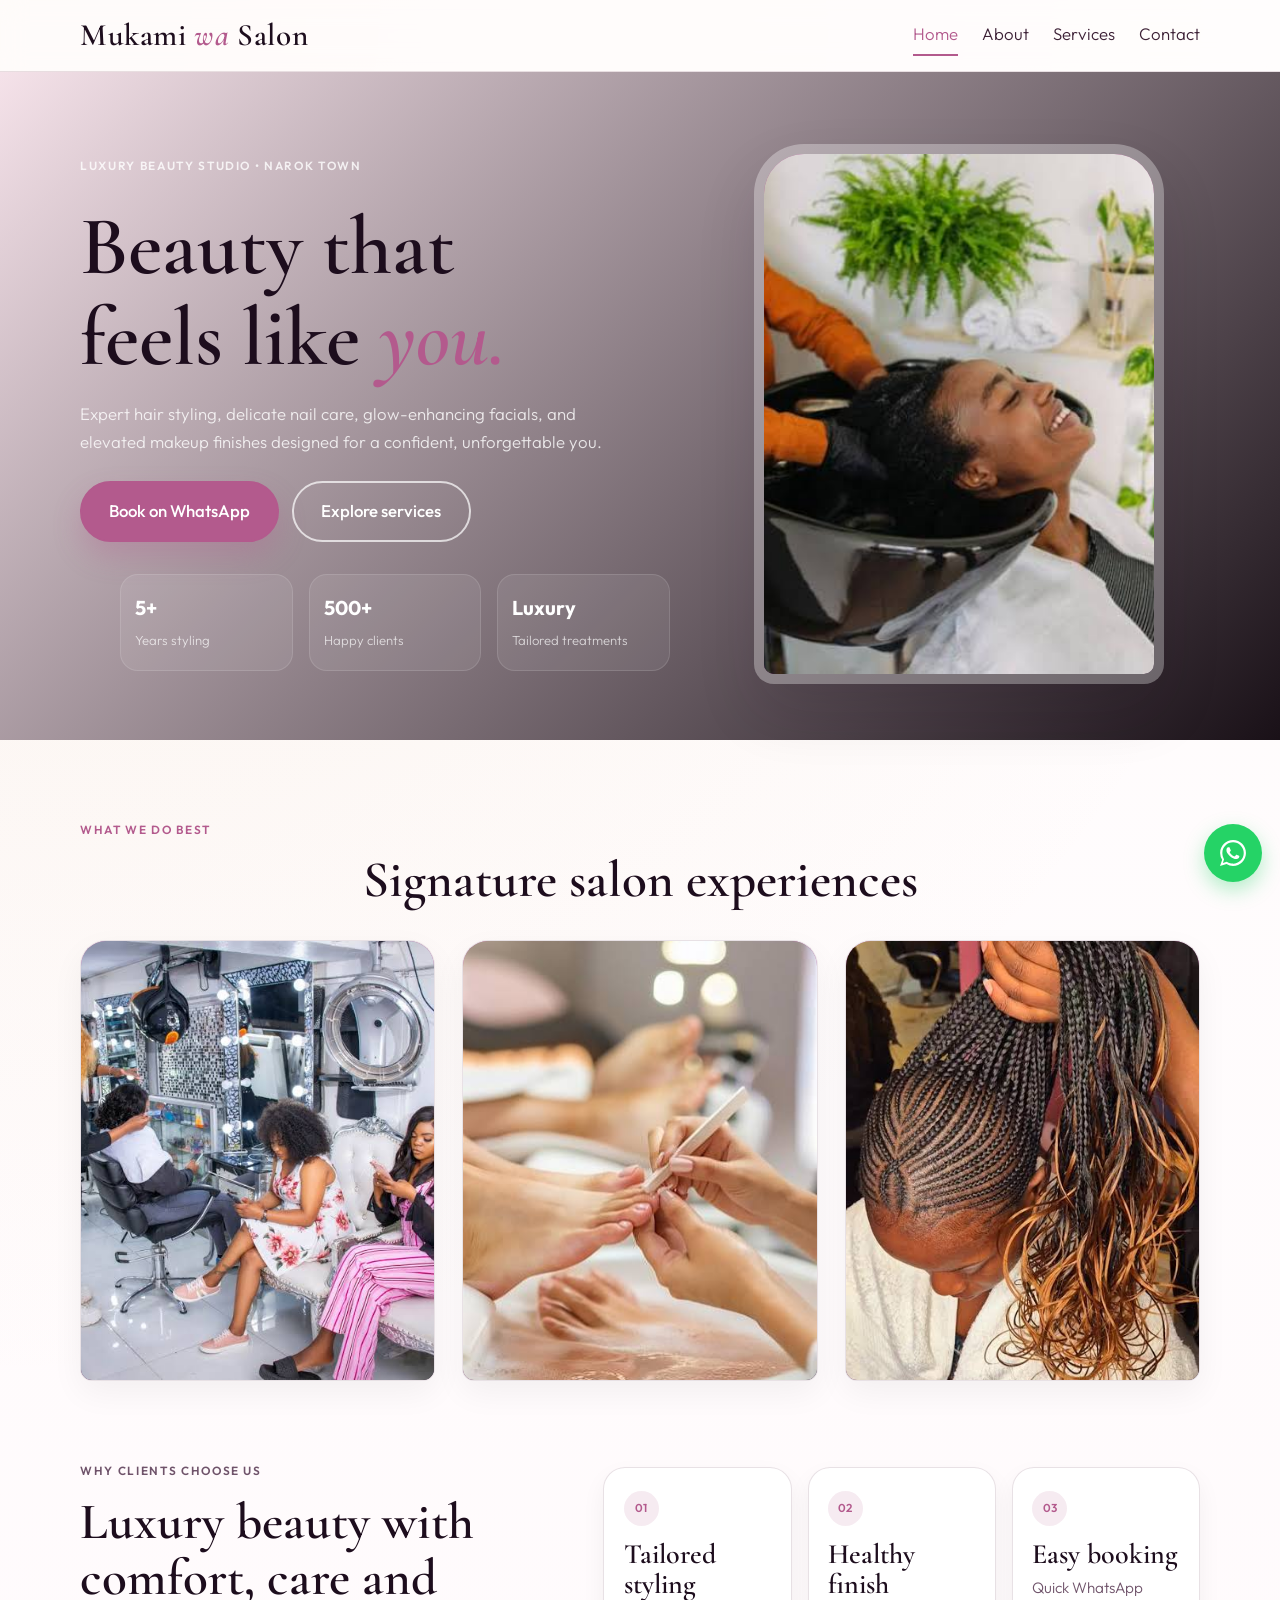
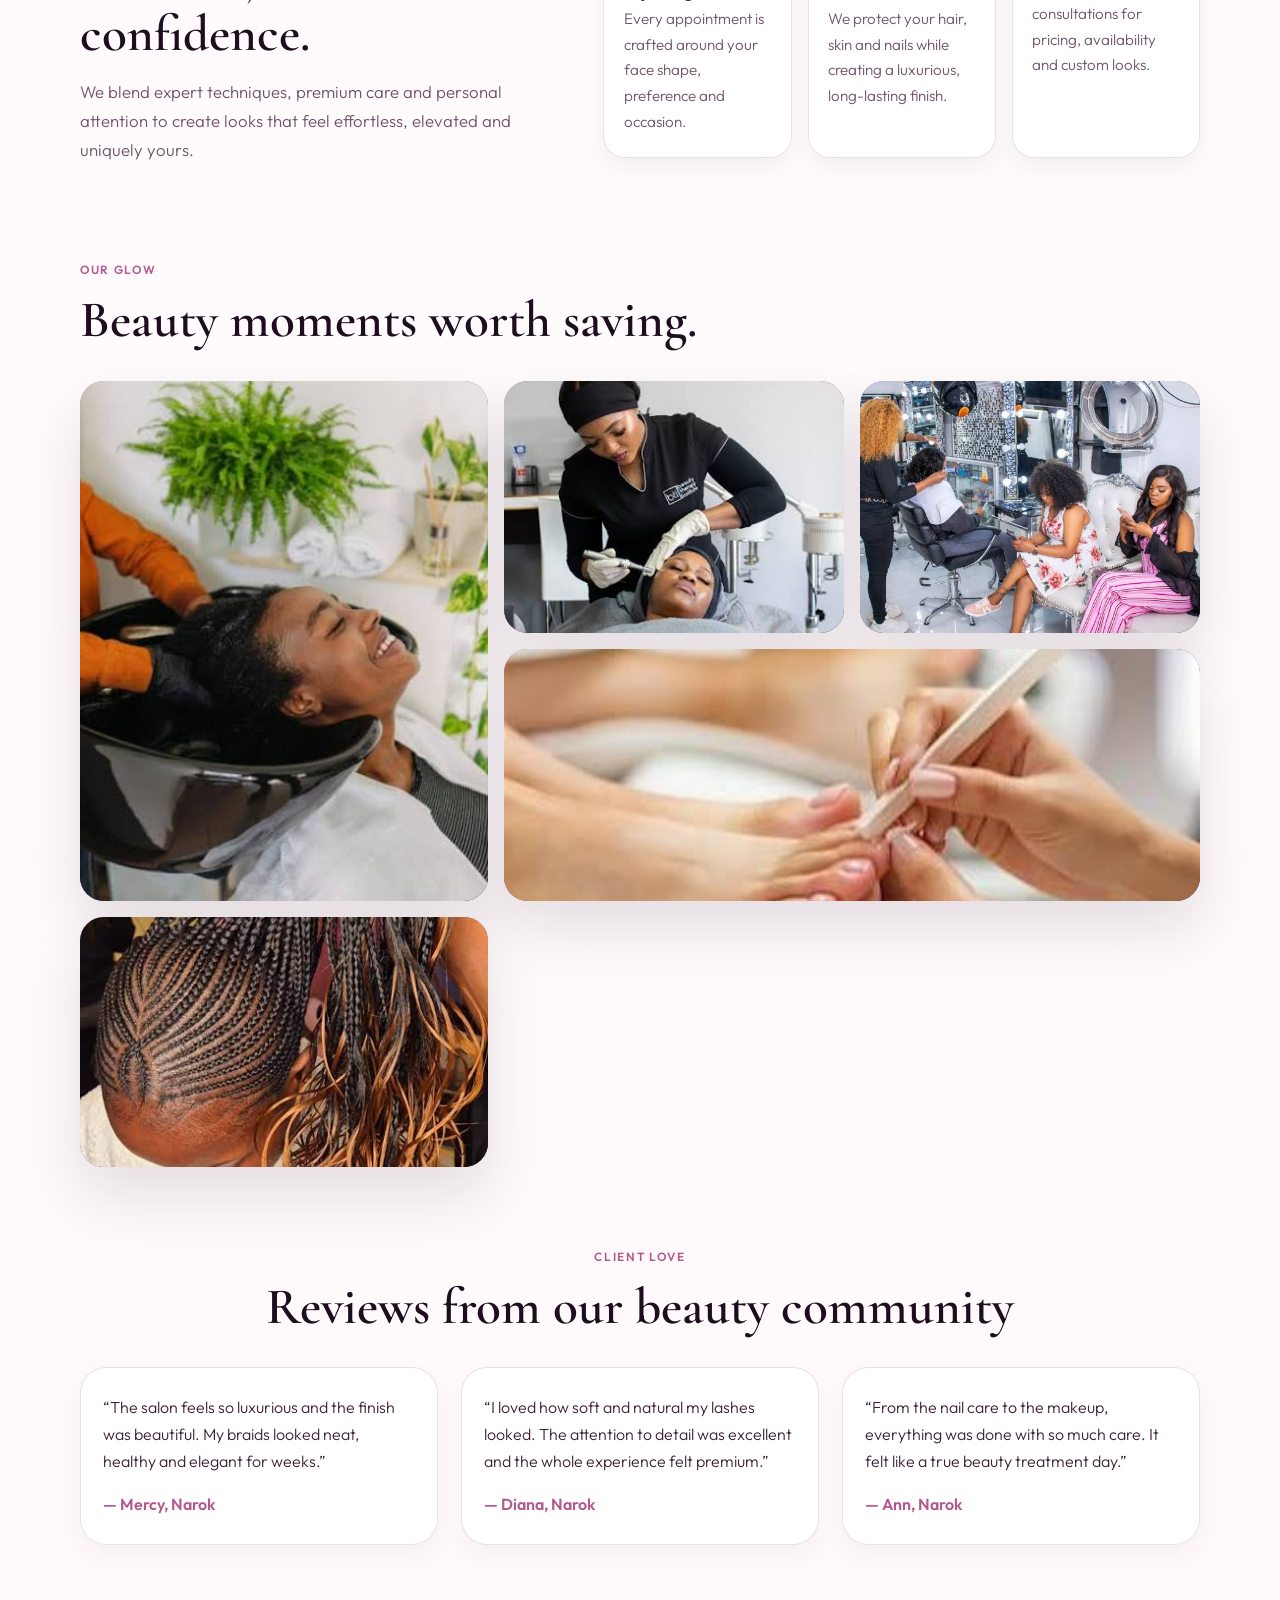
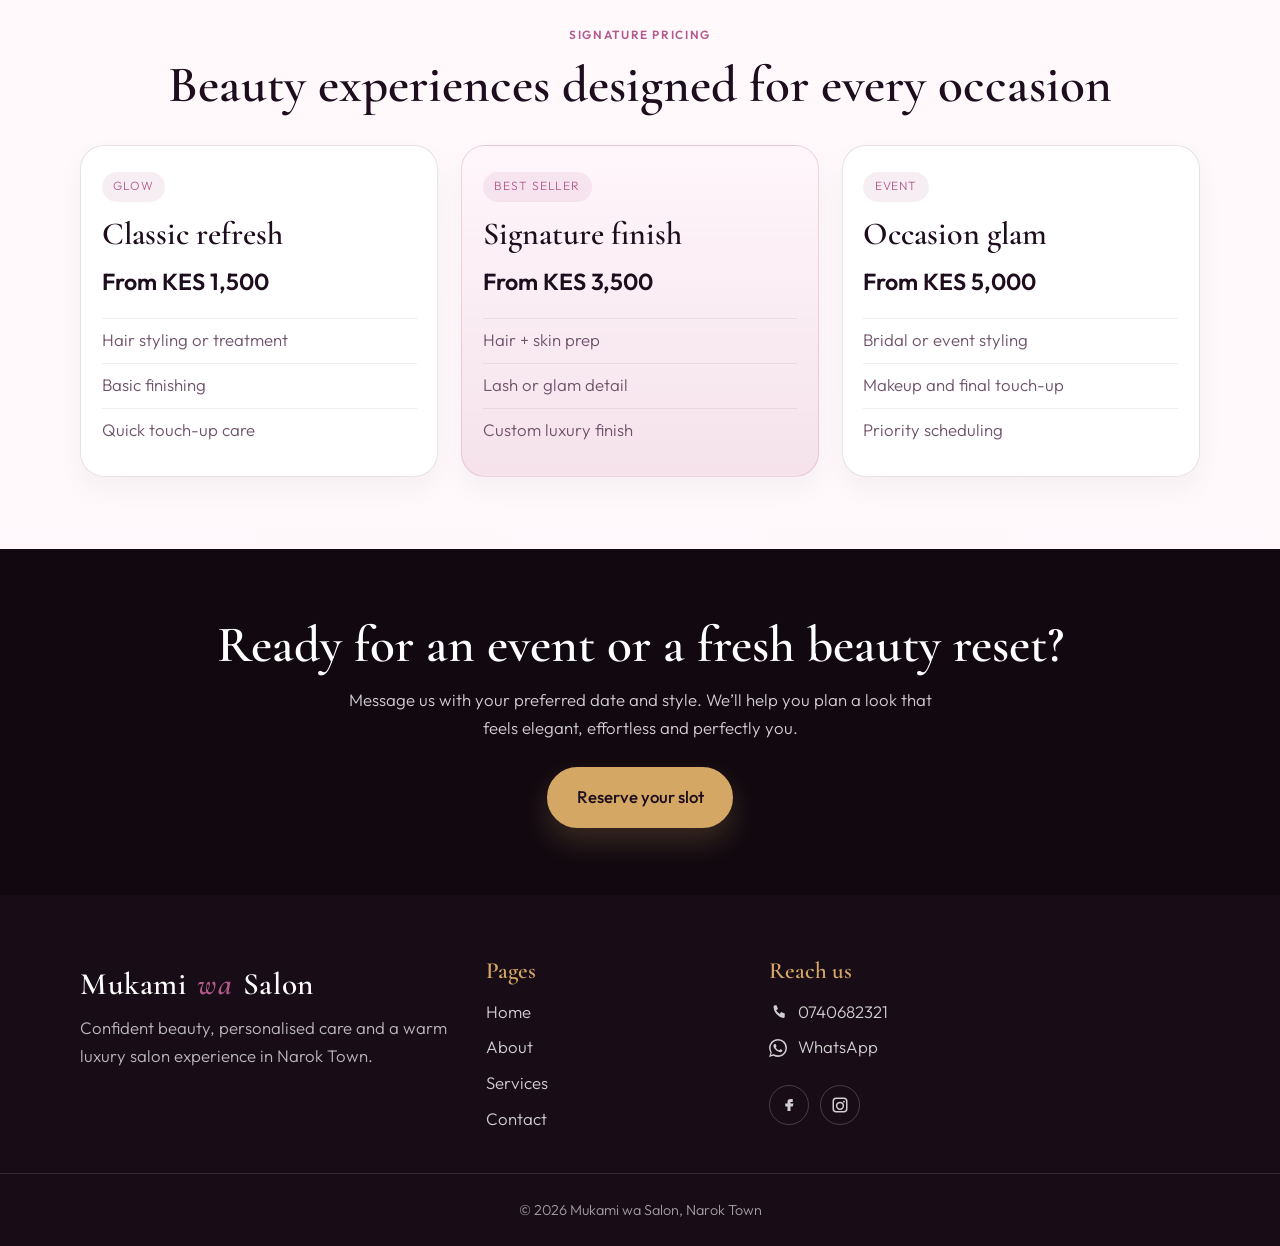
<file: index.html>
<!DOCTYPE html>
<html lang="en">
  <head>
    <meta charset="utf-8" />
    <meta name="viewport" content="width=device-width,initial-scale=1" />
    <title>Home | Mukami wa Salon, Narok</title>
    <meta
      name="description"
      content="Mukami wa Salon in Narok Town: luxury hair styling, braids, nails, facials, makeup and lashes."
    />
    <link rel="preconnect" href="https://fonts.googleapis.com" />
    <link rel="preconnect" href="https://fonts.gstatic.com" crossorigin />
    <link
      href="https://fonts.googleapis.com/css2?family=Cormorant+Garamond:wght@500;600;700&family=Outfit:wght@300;400;500;600;700&display=swap"
      rel="stylesheet"
    />
    <link rel="stylesheet" href="style.css" />
  </head>
  <body>
    <header>
      <div class="wrap hd">
        <a class="logo" href="index.html">Mukami <i>wa</i> Salon</a>
        <nav>
          <a href="index.html" class="on">Home</a>
          <a href="about.html">About</a>
          <a href="services.html">Services</a>
          <a href="contact.html">Contact</a>
        </nav>
      </div>
    </header>

    <main>
      <section class="hero">
        <div class="wrap hg">
          <div class="hero-copy">
            <p class="eyebrow">Luxury beauty studio • Narok Town</p>
            <h1>Beauty that<br />feels like <i>you.</i></h1>
            <p>
              Expert hair styling, delicate nail care, glow-enhancing facials, and elevated makeup finishes designed for a confident, unforgettable you.
            </p>
            <div class="cta-row">
              <a
                class="btn"
                href="https://wa.me/254740682321?text=Hello%20Mukami%20wa%20Salon%2C%20I%27d%20like%20to%20book%20an%20appointment."
                target="_blank"
                rel="noopener"
                >Book on WhatsApp</a
              >
              <a class="btn btn-ghost" href="services.html">Explore services</a>
            </div>
            <ul class="mini-stats">
              <li><strong>5+</strong><span>Years styling</span></li>
              <li><strong>500+</strong><span>Happy clients</span></li>
              <li><strong>Luxury</strong><span>Tailored treatments</span></li>
            </ul>
          </div>

          <div class="arch">
            <div class="ph hero-photo" aria-label="Luxury salon portrait"></div>
          </div>
        </div>
      </section>

      <section class="sec">
        <div class="wrap">
          <p class="section-kicker">What we do best</p>
          <h2>Signature salon experiences</h2>
          <div class="cards">
            <a class="card" href="services.html#hair">
              <div class="ph card-photo hair-photo"></div>
              <div class="card-body">
                <h3>Hair</h3>
                <p>Braids, weaves, silk presses and treatments crafted for healthy, long-lasting elegance.</p>
              </div>
            </a>

            <a class="card" href="services.html#nails">
              <div class="ph card-photo nails-photo"></div>
              <div class="card-body">
                <h3>Nails</h3>
                <p>Manicures, pedicures, gel finishes and self-care rituals for a refined polished look.</p>
              </div>
            </a>

            <a class="card" href="services.html#face">
              <div class="ph card-photo face-photo"></div>
              <div class="card-body">
                <h3>Face & lashes</h3>
                <p>Facials, brow artistry, lash lifts and soft glam for luminous, camera-ready beauty.</p>
              </div>
            </a>
          </div>
        </div>
      </section>

      <section class="benefits luxury-panel">
        <div class="wrap benefit-wrap">
          <div class="benefit-copy">
            <p class="section-kicker">Why clients choose us</p>
            <h2>Luxury beauty with comfort, care and confidence.</h2>
            <p>
              We blend expert techniques, premium care and personal attention to create looks that feel effortless, elevated and uniquely yours.
            </p>
          </div>

          <div class="feature-grid">
            <article>
              <span class="feature-icon">01</span>
              <h3>Tailored styling</h3>
              <p>Every appointment is crafted around your face shape, preference and occasion.</p>
            </article>
            <article>
              <span class="feature-icon">02</span>
              <h3>Healthy finish</h3>
              <p>We protect your hair, skin and nails while creating a luxurious, long-lasting finish.</p>
            </article>
            <article>
              <span class="feature-icon">03</span>
              <h3>Easy booking</h3>
              <p>Quick WhatsApp consultations for pricing, availability and custom looks.</p>
            </article>
          </div>
        </div>
      </section>

      <section class="gallery-section">
        <div class="wrap">
          <div class="section-head">
            <p class="section-kicker">Our glow</p>
            <h2>Beauty moments worth saving.</h2>
          </div>
          <div class="gallery-grid">
            <div class="gallery-item tall"><div class="ph gallery-photo gallery-one"></div></div>
            <div class="gallery-item"><div class="ph gallery-photo gallery-two"></div></div>
            <div class="gallery-item"><div class="ph gallery-photo gallery-three"></div></div>
            <div class="gallery-item wide"><div class="ph gallery-photo gallery-four"></div></div>
            <div class="gallery-item"><div class="ph gallery-photo gallery-five"></div></div>
          </div>
        </div>
      </section>

      <section class="testimonials">
        <div class="wrap">
          <div class="section-head center-head">
            <p class="section-kicker">Client love</p>
            <h2>Reviews from our beauty community</h2>
          </div>
          <div class="testimonial-grid">
            <blockquote>
              “The salon feels so luxurious and the finish was beautiful. My braids looked neat, healthy and elegant for weeks.”
              <cite>— Mercy, Narok</cite>
            </blockquote>
            <blockquote>
              “I loved how soft and natural my lashes looked. The attention to detail was excellent and the whole experience felt premium.”
              <cite>— Diana, Narok</cite>
            </blockquote>
            <blockquote>
              “From the nail care to the makeup, everything was done with so much care. It felt like a true beauty treatment day.”
              <cite>— Ann, Narok</cite>
            </blockquote>
          </div>
        </div>
      </section>

      <section class="pricing-preview">
        <div class="wrap">
          <div class="section-head center-head">
            <p class="section-kicker">Signature pricing</p>
            <h2>Beauty experiences designed for every occasion</h2>
          </div>
          <div class="pricing-grid">
            <article class="price-card">
              <span class="plan-tag">Glow</span>
              <h3>Classic refresh</h3>
              <div class="price">From KES 1,500</div>
              <ul>
                <li>Hair styling or treatment</li>
                <li>Basic finishing</li>
                <li>Quick touch-up care</li>
              </ul>
            </article>
            <article class="price-card featured">
              <span class="plan-tag">Best seller</span>
              <h3>Signature finish</h3>
              <div class="price">From KES 3,500</div>
              <ul>
                <li>Hair + skin prep</li>
                <li>Lash or glam detail</li>
                <li>Custom luxury finish</li>
              </ul>
            </article>
            <article class="price-card">
              <span class="plan-tag">Event</span>
              <h3>Occasion glam</h3>
              <div class="price">From KES 5,000</div>
              <ul>
                <li>Bridal or event styling</li>
                <li>Makeup and final touch-up</li>
                <li>Priority scheduling</li>
              </ul>
            </article>
          </div>
        </div>
      </section>

      <section class="band">
        <div class="wrap">
          <h2>Ready for an event or a fresh beauty reset?</h2>
          <p>
            Message us with your preferred date and style. We’ll help you plan a look that feels elegant, effortless and perfectly you.
          </p>
          <a
            class="btn btn-gold"
            href="https://wa.me/254740682321?text=Hello%20Mukami%20wa%20Salon%2C%20I%27d%20like%20to%20book%20an%20appointment."
            target="_blank"
            rel="noopener"
            >Reserve your slot</a
          >
        </div>
      </section>
    </main>

    <footer>
      <div class="wrap fg">
        <div>
          <a class="logo" href="index.html">Mukami <i>wa</i> Salon</a>
          <p>Confident beauty, personalised care and a warm luxury salon experience in Narok Town.</p>
        </div>

        <div>
          <h4>Pages</h4>
          <a href="index.html" class="on">Home</a>
          <a href="about.html">About</a>
          <a href="services.html">Services</a>
          <a href="contact.html">Contact</a>
        </div>

        <div>
          <h4>Reach us</h4>
          <a href="tel:0740682321"><svg viewBox="0 0 24 24" fill="currentColor" aria-hidden="true"><path d="M6 3h4l2 5-2.5 1.5a11 11 0 0 0 5 5L16 12l5 2v4a2 2 0 0 1-2 2A16 16 0 0 1 6 5a2 2 0 0 1 2-2z"/></svg>0740682321</a>
          <a href="https://wa.me/254740682321" target="_blank" rel="noopener"><svg viewBox="0 0 24 24" fill="currentColor" aria-hidden="true"><path d="M20.52 3.48A11.86 11.86 0 0 0 12.06 0C5.46 0 .1 5.35.1 11.95a11.9 11.9 0 0 0 1.92 6.31L0 24l6.02-1.82a11.93 11.93 0 0 0 5.98 1.82h.01c6.6 0 11.96-5.35 11.96-11.95 0-3.2-1.25-6.22-3.45-8.57zM12.06 21.8c-1.9 0-3.78-.51-5.42-1.48l-.39-.23-3.57 1.08 1.05-3.48-.26-.39A9.8 9.8 0 0 1 2.2 11.95c0-5.43 4.43-9.86 9.86-9.86 2.63 0 5.1 1.02 6.97 2.88a9.8 9.8 0 0 1 2.88 6.98c0 5.43-4.43 9.86-9.86 9.86zm5.41-7.18c-.3-.15-1.76-.87-2.04-.97-.27-.1-.47-.15-.67.15-.2.3-.76.97-.94 1.17-.17.2-.35.22-.65.08-.3-.15-1.28-.47-2.44-1.5-.9-.8-1.52-1.79-1.69-2.09-.18-.3-.02-.46.13-.6.13-.13.3-.35.45-.52.15-.17.2-.29.3-.49.1-.2.05-.38-.02-.52-.08-.15-.67-1.62-.92-2.22-.24-.58-.49-.5-.67-.51l-.57-.01c-.2 0-.52.08-.79.37-.27.3-1.02 1-1.02 2.44 0 1.44 1.04 2.83 1.19 3.03.15.2 2.05 3.13 4.97 4.39.7.3 1.24.48 1.67.61.7.22 1.34.19 1.84.12.57-.08 1.76-.72 2.01-1.42.25-.7.25-1.31.17-1.43-.08-.12-.27-.2-.57-.35z"/></svg>WhatsApp</a>
          <div class="soc">
            <a href="#" aria-label="Facebook"><svg viewBox="0 0 24 24" fill="currentColor" aria-hidden="true"><path d="M14 8h3V4h-3a4 4 0 0 0-4 4v2H7v4h3v6h4v-6h3l1-4h-4V8z"/></svg></a>
            <a href="#" aria-label="Instagram"><svg viewBox="0 0 24 24" fill="currentColor" aria-hidden="true"><path d="M7 2h10a5 5 0 0 1 5 5v10a5 5 0 0 1-5 5H7a5 5 0 0 1-5-5V7a5 5 0 0 1 5-5zm0 2a3 3 0 0 0-3 3v10a3 3 0 0 0 3 3h10a3 3 0 0 0 3-3V7a3 3 0 0 0-3-3H7zm5 3.5A5.5 5.5 0 1 1 6.5 13 5.5 5.5 0 0 1 12 7.5zm0 2A3.5 3.5 0 1 0 15.5 13 3.5 3.5 0 0 0 12 9.5zm5.25-3.25a1.25 1.25 0 1 1-1.25 1.25 1.25 1.25 0 0 1 1.25-1.25z"/></svg></a>
          </div>
        </div>
      </div>
      <div class="copy">&copy; 2026 Mukami wa Salon, Narok Town</div>
    </footer>

    <a
      class="wa"
      href="https://wa.me/254740682321?text=Hello%20Mukami%20wa%20Salon%2C%20I%27d%20like%20to%20book%20an%20appointment."
      target="_blank"
      rel="noopener"
      aria-label="Chat on WhatsApp"
    >
      <svg viewBox="0 0 24 24" fill="currentColor" aria-hidden="true"><path d="M20.52 3.48A11.86 11.86 0 0 0 12.06 0C5.46 0 .1 5.35.1 11.95a11.9 11.9 0 0 0 1.92 6.31L0 24l6.02-1.82a11.93 11.93 0 0 0 5.98 1.82h.01c6.6 0 11.96-5.35 11.96-11.95 0-3.2-1.25-6.22-3.45-8.57zM12.06 21.8c-1.9 0-3.78-.51-5.42-1.48l-.39-.23-3.57 1.08 1.05-3.48-.26-.39A9.8 9.8 0 0 1 2.2 11.95c0-5.43 4.43-9.86 9.86-9.86 2.63 0 5.1 1.02 6.97 2.88a9.8 9.8 0 0 1 2.88 6.98c0 5.43-4.43 9.86-9.86 9.86zm5.41-7.18c-.3-.15-1.76-.87-2.04-.97-.27-.1-.47-.15-.67.15-.2.3-.76.97-.94 1.17-.17.2-.35.22-.65.08-.3-.15-1.28-.47-2.44-1.5-.9-.8-1.52-1.79-1.69-2.09-.18-.3-.02-.46.13-.6.13-.13.3-.35.45-.52.15-.17.2-.29.3-.49.1-.2.05-.38-.02-.52-.08-.15-.67-1.62-.92-2.22-.24-.58-.49-.5-.67-.51l-.57-.01c-.2 0-.52.08-.79.37-.27.3-1.02 1-1.02 2.44 0 1.44 1.04 2.83 1.19 3.03.15.2 2.05 3.13 4.97 4.39.7.3 1.24.48 1.67.61.7.22 1.34.19 1.84.12.57-.08 1.76-.72 2.01-1.42.25-.7.25-1.31.17-1.43-.08-.12-.27-.2-.57-.35z"/></svg>
    </a>
  </body>
</html>
</file>
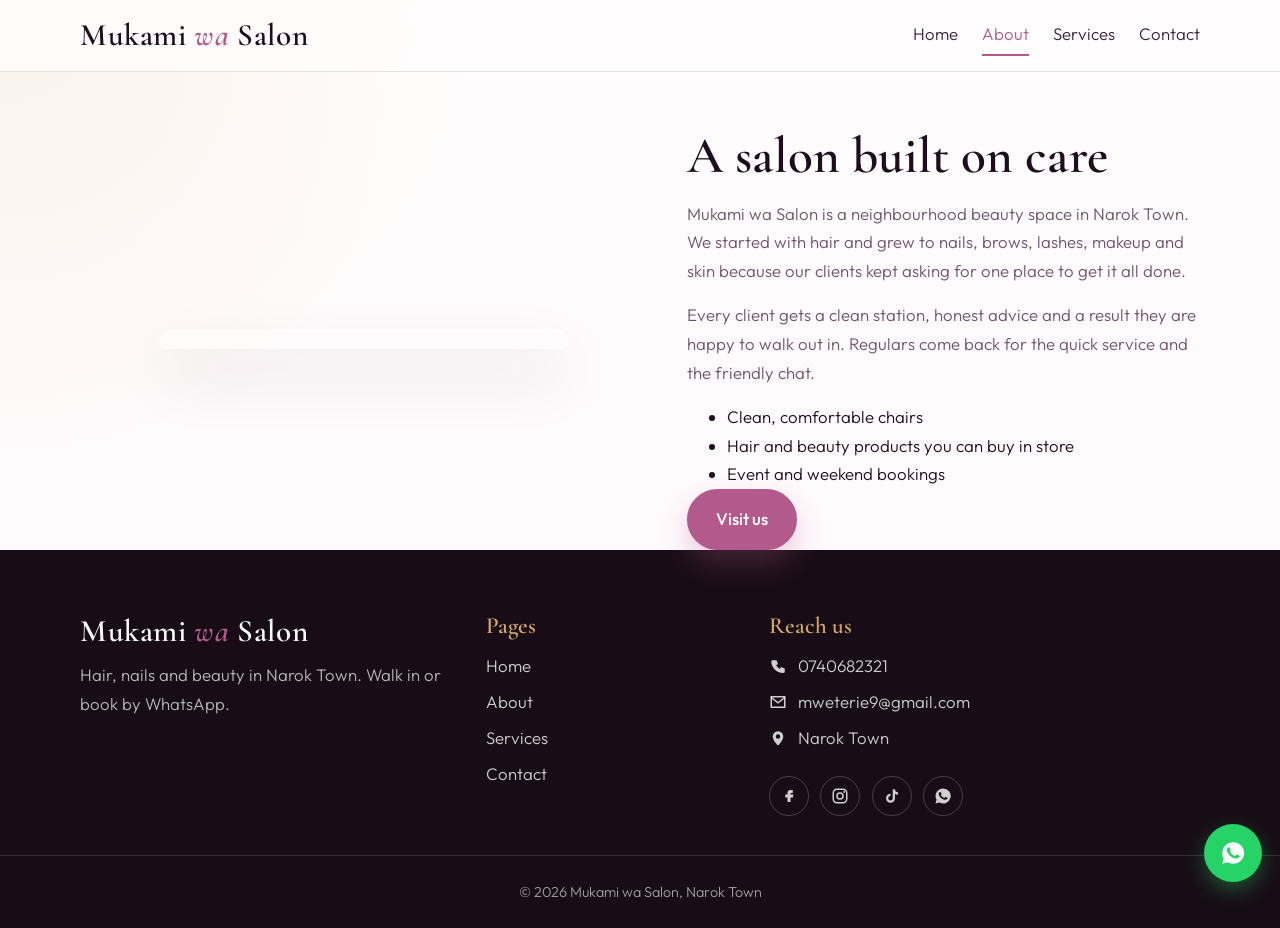
<file: about.html>
<!DOCTYPE html><html lang="en"><head><meta charset="utf-8"><meta name="viewport" content="width=device-width,initial-scale=1"><title>About | Mukami wa Salon, Narok</title>
<meta name="description" content="Mukami wa Salon in Narok Town: hair styling, braids, nails, facials, makeup and lashes.">
<link rel="preconnect" href="https://fonts.googleapis.com"><link rel="preconnect" href="https://fonts.gstatic.com" crossorigin>
<link href="https://fonts.googleapis.com/css2?family=Cormorant+Garamond:ital,wght@0,500;0,600;1,500&family=Outfit:wght@300;400;500&display=swap" rel="stylesheet"><link rel="stylesheet" href="style.css"></head><body>
<header><div class="wrap hd"><a class="logo" href="index.html">Mukami <i>wa</i> Salon</a><nav><a href="index.html">Home</a><a href="about.html" class=on>About</a><a href="services.html">Services</a><a href="contact.html">Contact</a></nav></div></header>
<section class="sec top"><div class="wrap two"><div class="arch"><div class="ph " style="--img:url(images/about.jpg)"></div></div><div><h1 class="h2">A salon built on care</h1>
<p>Mukami wa Salon is a neighbourhood beauty space in Narok Town. We started with hair and grew to nails, brows, lashes, makeup and skin because our clients kept asking for one place to get it all done.</p>
<p>Every client gets a clean station, honest advice and a result they are happy to walk out in. Regulars come back for the quick service and the friendly chat.</p>
<ul class="tick"><li>Clean, comfortable chairs</li><li>Hair and beauty products you can buy in store</li><li>Event and weekend bookings</li></ul>
<a class="btn" href="contact.html">Visit us</a></div></div></section><footer><div class="wrap fg"><div><div class="logo">Mukami <i>wa</i> Salon</div><p>Hair, nails and beauty in Narok Town. Walk in or book by WhatsApp.</p></div>
<div><h4>Pages</h4><a href="index.html">Home</a><a href="about.html" class=on>About</a><a href="services.html">Services</a><a href="contact.html">Contact</a></div>
<div><h4>Reach us</h4><a href="tel:0740682321"><svg viewBox="0 0 24 24" fill="currentColor" aria-hidden="true"><path d="M6 3h4l2 5-2.500 1.500a11 11 0 0 0 5 5L16 12l5 2v4a2 2 0 0 1-2 2A16 16 0 0 1 3 5a2 2 0 0 1 2-2z"/></svg> 0740682321</a><a href="mailto:mweterie9@gmail.com"><svg viewBox="0 0 24 24" fill="currentColor" aria-hidden="true"><path d="M3 5h18v14H3z" fill="none" stroke="currentColor" stroke-width="2"/><path d="m3 6 9 7 9-7" fill="none" stroke="currentColor" stroke-width="2"/></svg> mweterie9@gmail.com</a><span><svg viewBox="0 0 24 24" fill="currentColor" aria-hidden="true"><path d="M12 22s7-6.500 7-12a7 7 0 0 0-14 0c0 5.500 7 12 7 12zm0-9a3 3 0 1 1 0-6 3 3 0 0 1 0 6z"/></svg> Narok Town</span>
<div class="soc"><a href="#" aria-label="Facebook"><svg viewBox="0 0 24 24" fill="currentColor" aria-hidden="true"><path d="M14 8h3V4h-3a4 4 0 0 0-4 4v2H7v4h3v6h4v-6h3l1-4h-4V8z"/></svg></a><a href="#" aria-label="Instagram"><svg viewBox="0 0 24 24" fill="currentColor" aria-hidden="true"><rect x="3" y="3" width="18" height="18" rx="5" fill="none" stroke="currentColor" stroke-width="2"/><circle cx="12" cy="12" r="4" fill="none" stroke="currentColor" stroke-width="2"/><circle cx="17.5" cy="6.5" r="1.3"/></svg></a><a href="#" aria-label="TikTok"><svg viewBox="0 0 24 24" fill="currentColor" aria-hidden="true"><path d="M16 3h-3v12a3 3 0 1 1-3-3v-3a6 6 0 1 0 6 6V9a7 7 0 0 0 4 1.3V7a4 4 0 0 1-4-4z"/></svg></a><a href="https://wa.me/254740682321?text=Hello%20Mukami%20wa%20Salon%2C%20I%27d%20like%20to%20book%20an%20appointment." aria-label="WhatsApp"><svg viewBox="0 0 24 24" fill="currentColor" aria-hidden="true"><path d="M12 2a10 10 0 0 0-8.6 15L2 22l5.2-1.4A10 10 0 1 0 12 2zm5.2 13.9c-.2.6-1.3 1.2-1.8 1.2-.5.1-1 .2-3.3-.7-2.800-1.100-4.600-4-4.700-4.200-.1-.2-1.100-1.500-1.100-2.800s.7-2 1-2.300c.2-.3.500-.3.700-.3h.5c.2 0 .4 0 .6.500l.8 2c.1.2.1.4 0 .5l-.4.600c-.2.200-.3.300-.1.600.2.300.8 1.300 1.700 2.100 1.200 1 2.100 1.300 2.400 1.500.3.100.5.100.6-.1l.9-1.100c.2-.3.400-.2.700-.1l1.900.9c.3.100.5.200.5.300.1.200.1.800-.1 1.400z"/></svg></a></div></div></div>
<div class="copy">&copy; 2026 Mukami wa Salon, Narok Town</div></footer><a class="wa" href="https://wa.me/254740682321?text=Hello%20Mukami%20wa%20Salon%2C%20I%27d%20like%20to%20book%20an%20appointment." aria-label="Chat on WhatsApp" target="_blank" rel="noopener"><svg viewBox="0 0 24 24" fill="currentColor" aria-hidden="true"><path d="M12 2a10 10 0 0 0-8.6 15L2 22l5.2-1.4A10 10 0 1 0 12 2zm5.2 13.9c-.2.6-1.3 1.2-1.8 1.2-.5.1-1 .2-3.3-.7-2.800-1.100-4.600-4-4.700-4.200-.1-.2-1.100-1.500-1.100-2.800s.7-2 1-2.300c.2-.3.500-.3.700-.3h.5c.2 0 .4 0 .6.500l.8 2c.1.2.1.4 0 .5l-.4.600c-.2.200-.3.300-.1.600.2.300.8 1.300 1.700 2.100 1.200 1 2.100 1.300 2.400 1.500.3.100.5.100.6-.1l.9-1.100c.2-.3.400-.2.700-.1l1.900.9c.3.100.5.200.5.300.1.200.1.800-.1 1.400z"/></svg></a></body></html>
</file>
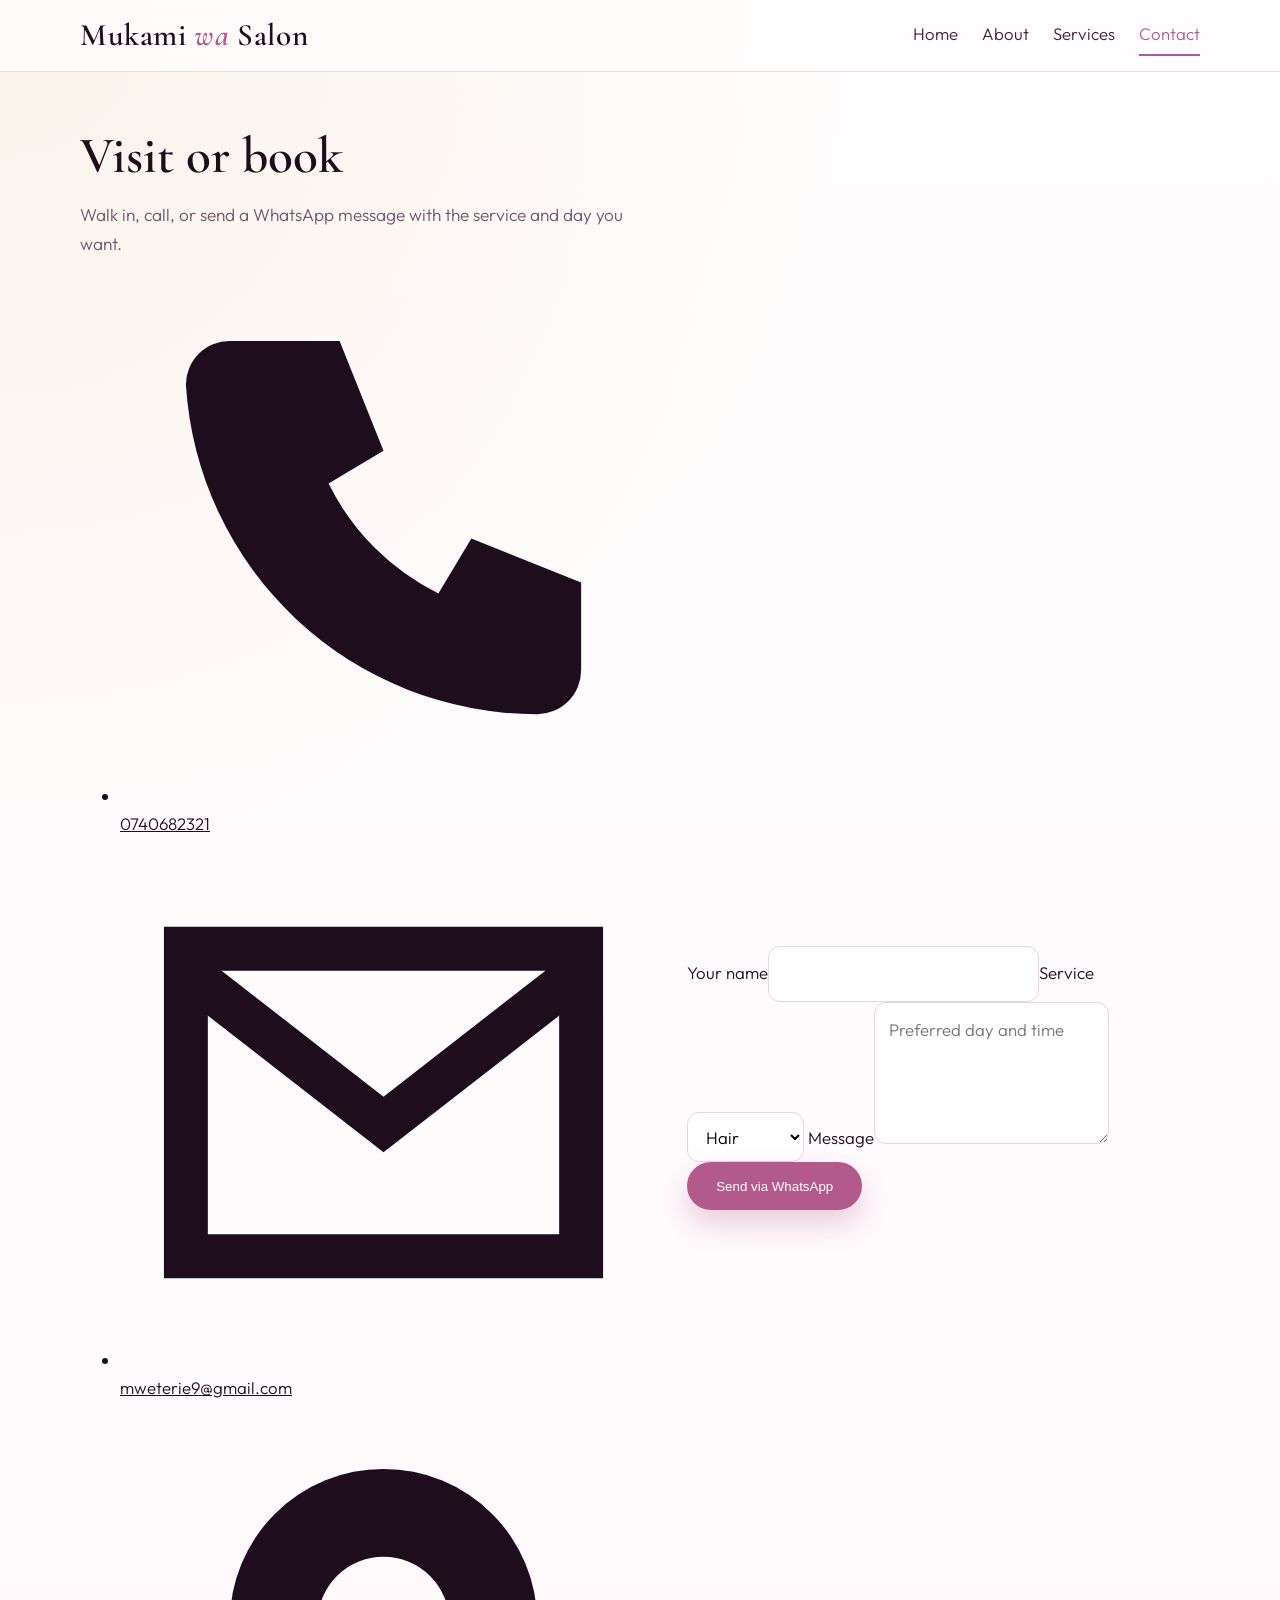
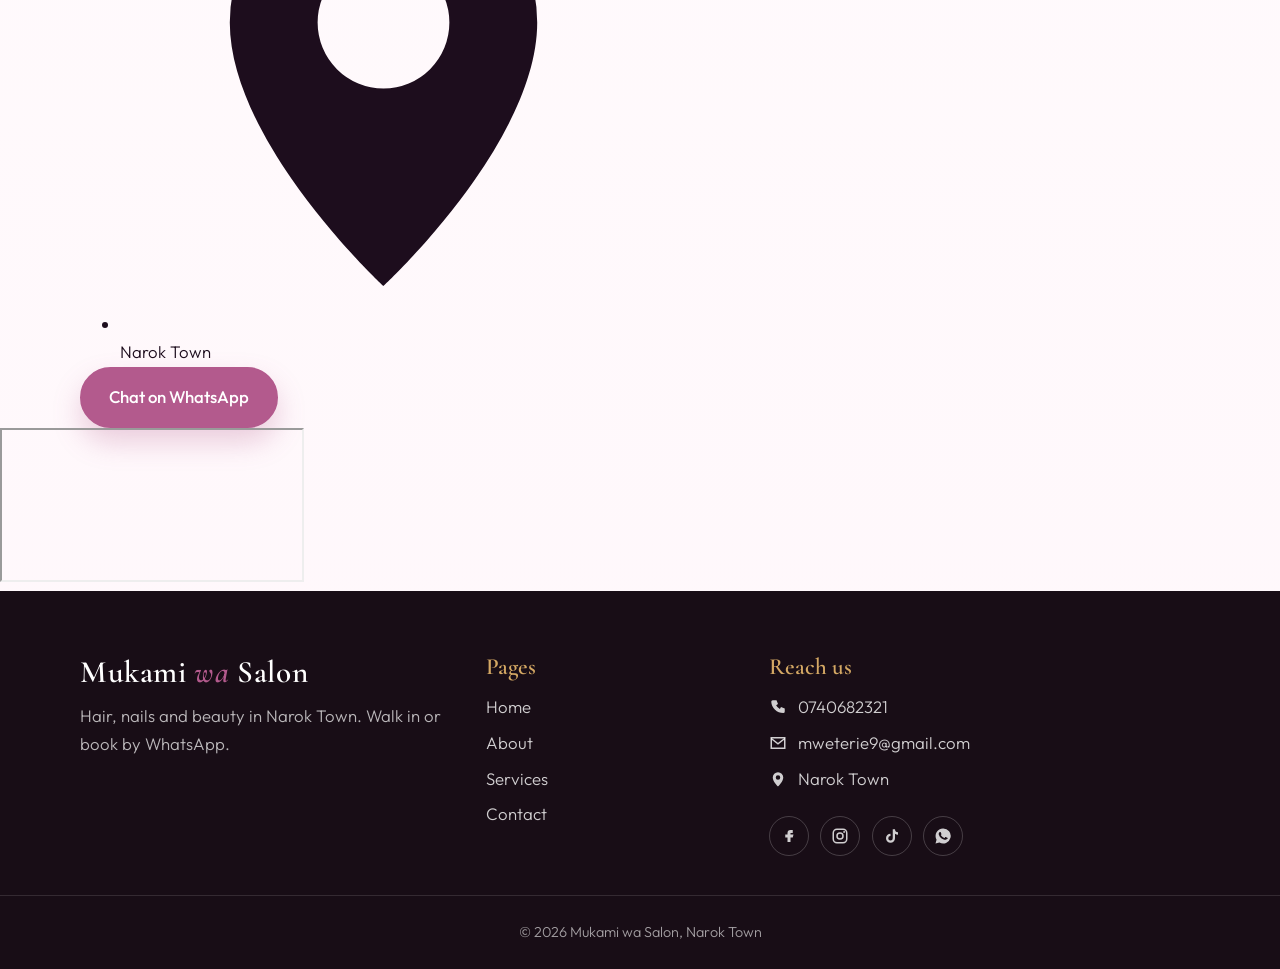
<file: contact.html>
<!DOCTYPE html><html lang="en"><head><meta charset="utf-8"><meta name="viewport" content="width=device-width,initial-scale=1"><title>Contact | Mukami wa Salon, Narok</title>
<meta name="description" content="Mukami wa Salon in Narok Town: hair styling, braids, nails, facials, makeup and lashes.">
<link rel="preconnect" href="https://fonts.googleapis.com"><link rel="preconnect" href="https://fonts.gstatic.com" crossorigin>
<link href="https://fonts.googleapis.com/css2?family=Cormorant+Garamond:ital,wght@0,500;0,600;1,500&family=Outfit:wght@300;400;500&display=swap" rel="stylesheet"><link rel="stylesheet" href="style.css"></head><body>
<header><div class="wrap hd"><a class="logo" href="index.html">Mukami <i>wa</i> Salon</a><nav><a href="index.html">Home</a><a href="about.html">About</a><a href="services.html">Services</a><a href="contact.html" class=on>Contact</a></nav></div></header>
<section class="sec top"><div class="wrap two"><div><h1 class="h2">Visit or book</h1><p class="lead">Walk in, call, or send a WhatsApp message with the service and day you want.</p>
<ul class="ci"><li><svg viewBox="0 0 24 24" fill="currentColor" aria-hidden="true"><path d="M6 3h4l2 5-2.500 1.500a11 11 0 0 0 5 5L16 12l5 2v4a2 2 0 0 1-2 2A16 16 0 0 1 3 5a2 2 0 0 1 2-2z"/></svg><a href="tel:0740682321">0740682321</a></li><li><svg viewBox="0 0 24 24" fill="currentColor" aria-hidden="true"><path d="M3 5h18v14H3z" fill="none" stroke="currentColor" stroke-width="2"/><path d="m3 6 9 7 9-7" fill="none" stroke="currentColor" stroke-width="2"/></svg><a href="mailto:mweterie9@gmail.com">mweterie9@gmail.com</a></li><li><svg viewBox="0 0 24 24" fill="currentColor" aria-hidden="true"><path d="M12 22s7-6.500 7-12a7 7 0 0 0-14 0c0 5.500 7 12 7 12zm0-9a3 3 0 1 1 0-6 3 3 0 0 1 0 6z"/></svg>Narok Town</li></ul>
<a class="btn" href="https://wa.me/254740682321?text=Hello%20Mukami%20wa%20Salon%2C%20I%27d%20like%20to%20book%20an%20appointment." target="_blank" rel="noopener">Chat on WhatsApp</a></div>
<form onsubmit="event.preventDefault();var f=this;location.href='https://wa.me/254740682321?text='+encodeURIComponent('Hello, I am '+f.n.value+'. Service: '+f.s.value+'. '+f.m.value)">
<label>Your name<input name="n" required></label><label>Service<select name="s"><option>Hair</option><option>Nails</option><option>Brows</option><option>Makeup</option><option>Facial</option><option>Lashes</option><option>Products</option></select></label>
<label>Message<textarea name="m" rows="4" placeholder="Preferred day and time"></textarea></label><button class="btn" type="submit">Send via WhatsApp</button></form></div></section>
<section class="map"><iframe title="Narok Town map" loading="lazy" src="https://www.google.com/maps?q=Narok+Town,+Kenya&output=embed"></iframe></section><footer><div class="wrap fg"><div><div class="logo">Mukami <i>wa</i> Salon</div><p>Hair, nails and beauty in Narok Town. Walk in or book by WhatsApp.</p></div>
<div><h4>Pages</h4><a href="index.html">Home</a><a href="about.html">About</a><a href="services.html">Services</a><a href="contact.html" class=on>Contact</a></div>
<div><h4>Reach us</h4><a href="tel:0740682321"><svg viewBox="0 0 24 24" fill="currentColor" aria-hidden="true"><path d="M6 3h4l2 5-2.500 1.500a11 11 0 0 0 5 5L16 12l5 2v4a2 2 0 0 1-2 2A16 16 0 0 1 3 5a2 2 0 0 1 2-2z"/></svg> 0740682321</a><a href="mailto:mweterie9@gmail.com"><svg viewBox="0 0 24 24" fill="currentColor" aria-hidden="true"><path d="M3 5h18v14H3z" fill="none" stroke="currentColor" stroke-width="2"/><path d="m3 6 9 7 9-7" fill="none" stroke="currentColor" stroke-width="2"/></svg> mweterie9@gmail.com</a><span><svg viewBox="0 0 24 24" fill="currentColor" aria-hidden="true"><path d="M12 22s7-6.500 7-12a7 7 0 0 0-14 0c0 5.500 7 12 7 12zm0-9a3 3 0 1 1 0-6 3 3 0 0 1 0 6z"/></svg> Narok Town</span>
<div class="soc"><a href="#" aria-label="Facebook"><svg viewBox="0 0 24 24" fill="currentColor" aria-hidden="true"><path d="M14 8h3V4h-3a4 4 0 0 0-4 4v2H7v4h3v6h4v-6h3l1-4h-4V8z"/></svg></a><a href="#" aria-label="Instagram"><svg viewBox="0 0 24 24" fill="currentColor" aria-hidden="true"><rect x="3" y="3" width="18" height="18" rx="5" fill="none" stroke="currentColor" stroke-width="2"/><circle cx="12" cy="12" r="4" fill="none" stroke="currentColor" stroke-width="2"/><circle cx="17.5" cy="6.5" r="1.3"/></svg></a><a href="#" aria-label="TikTok"><svg viewBox="0 0 24 24" fill="currentColor" aria-hidden="true"><path d="M16 3h-3v12a3 3 0 1 1-3-3v-3a6 6 0 1 0 6 6V9a7 7 0 0 0 4 1.3V7a4 4 0 0 1-4-4z"/></svg></a><a href="https://wa.me/254740682321?text=Hello%20Mukami%20wa%20Salon%2C%20I%27d%20like%20to%20book%20an%20appointment." aria-label="WhatsApp"><svg viewBox="0 0 24 24" fill="currentColor" aria-hidden="true"><path d="M12 2a10 10 0 0 0-8.6 15L2 22l5.2-1.4A10 10 0 1 0 12 2zm5.2 13.9c-.2.6-1.3 1.2-1.8 1.2-.5.1-1 .2-3.3-.7-2.800-1.100-4.600-4-4.700-4.200-.1-.2-1.100-1.500-1.100-2.800s.7-2 1-2.300c.2-.3.500-.3.700-.3h.5c.2 0 .4 0 .6.500l.8 2c.1.2.1.4 0 .5l-.4.600c-.2.200-.3.300-.1.600.2.300.8 1.300 1.700 2.100 1.200 1 2.100 1.300 2.400 1.500.3.100.5.100.6-.1l.9-1.100c.2-.3.400-.2.700-.1l1.900.9c.3.100.5.200.5.300.1.200.1.800-.1 1.400z"/></svg></a></div></div></div>
<div class="copy">&copy; 2026 Mukami wa Salon, Narok Town</div></footer></body></html>
</file>
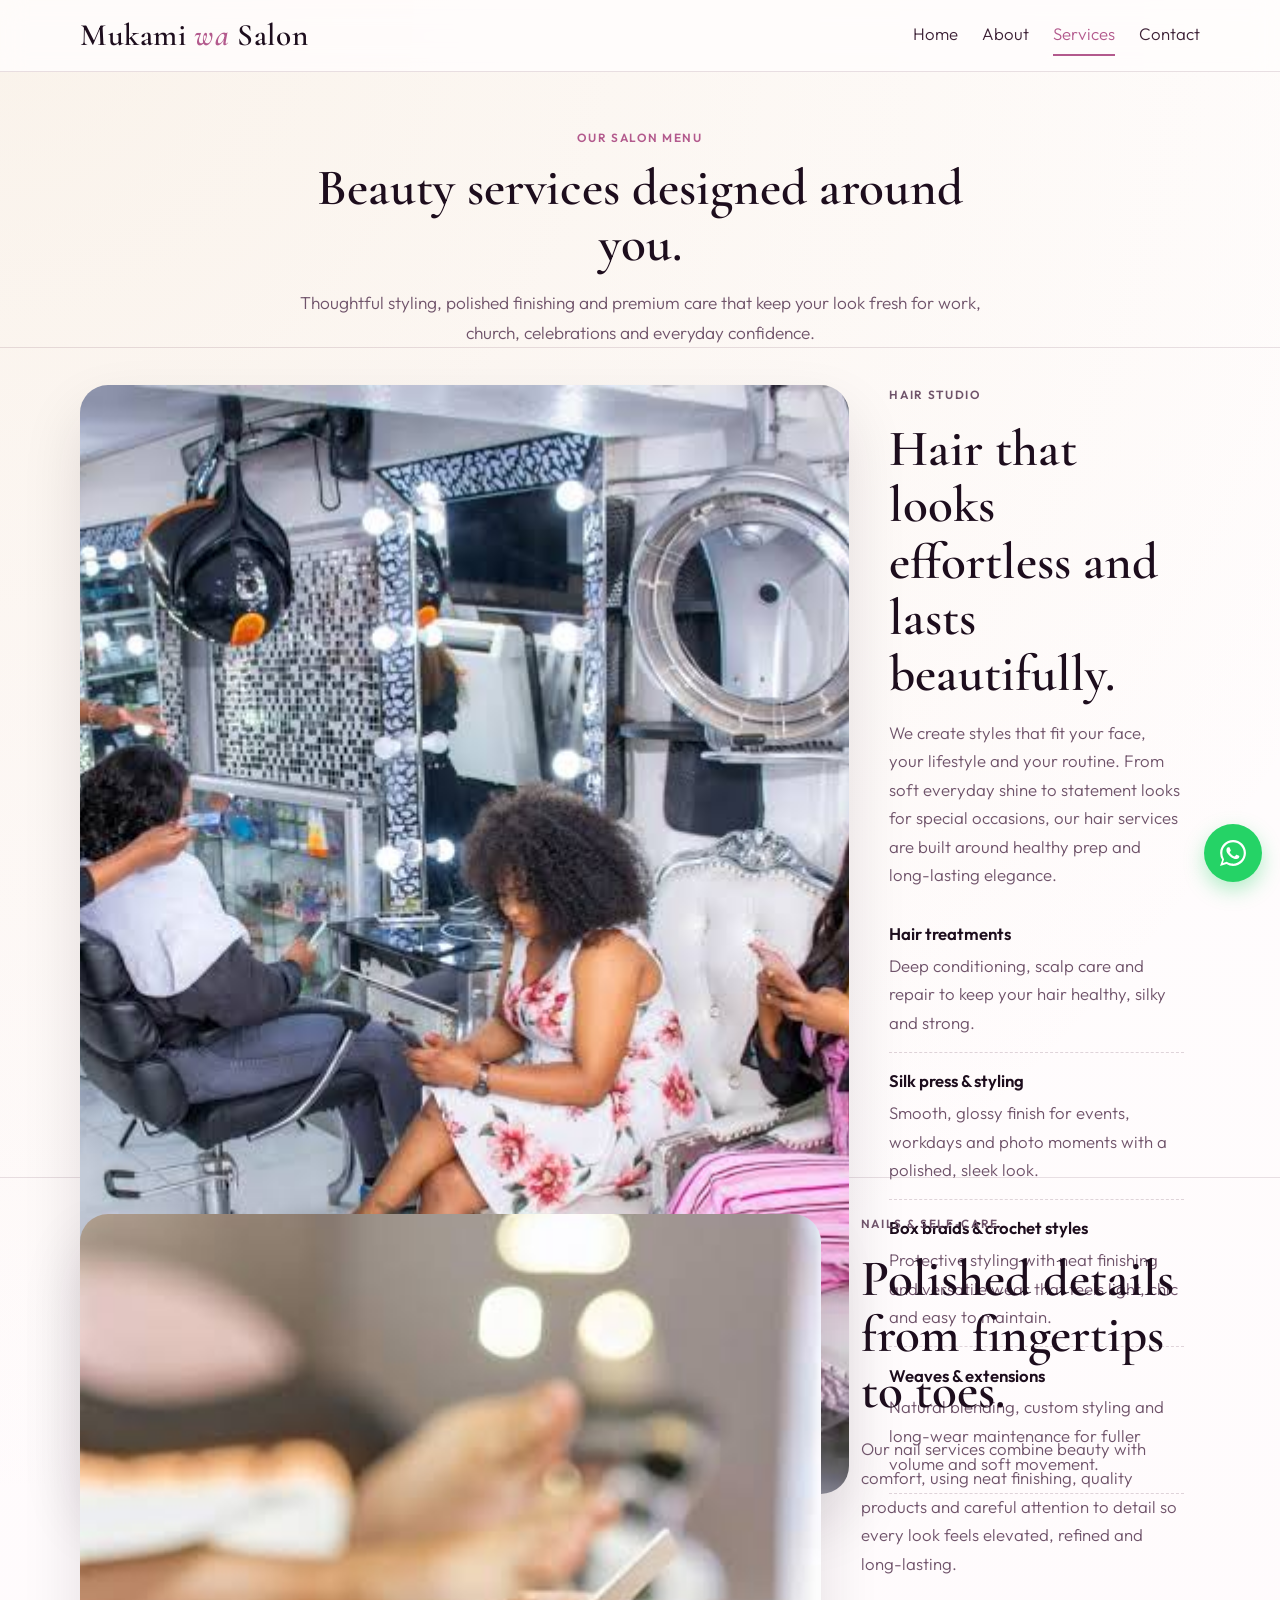
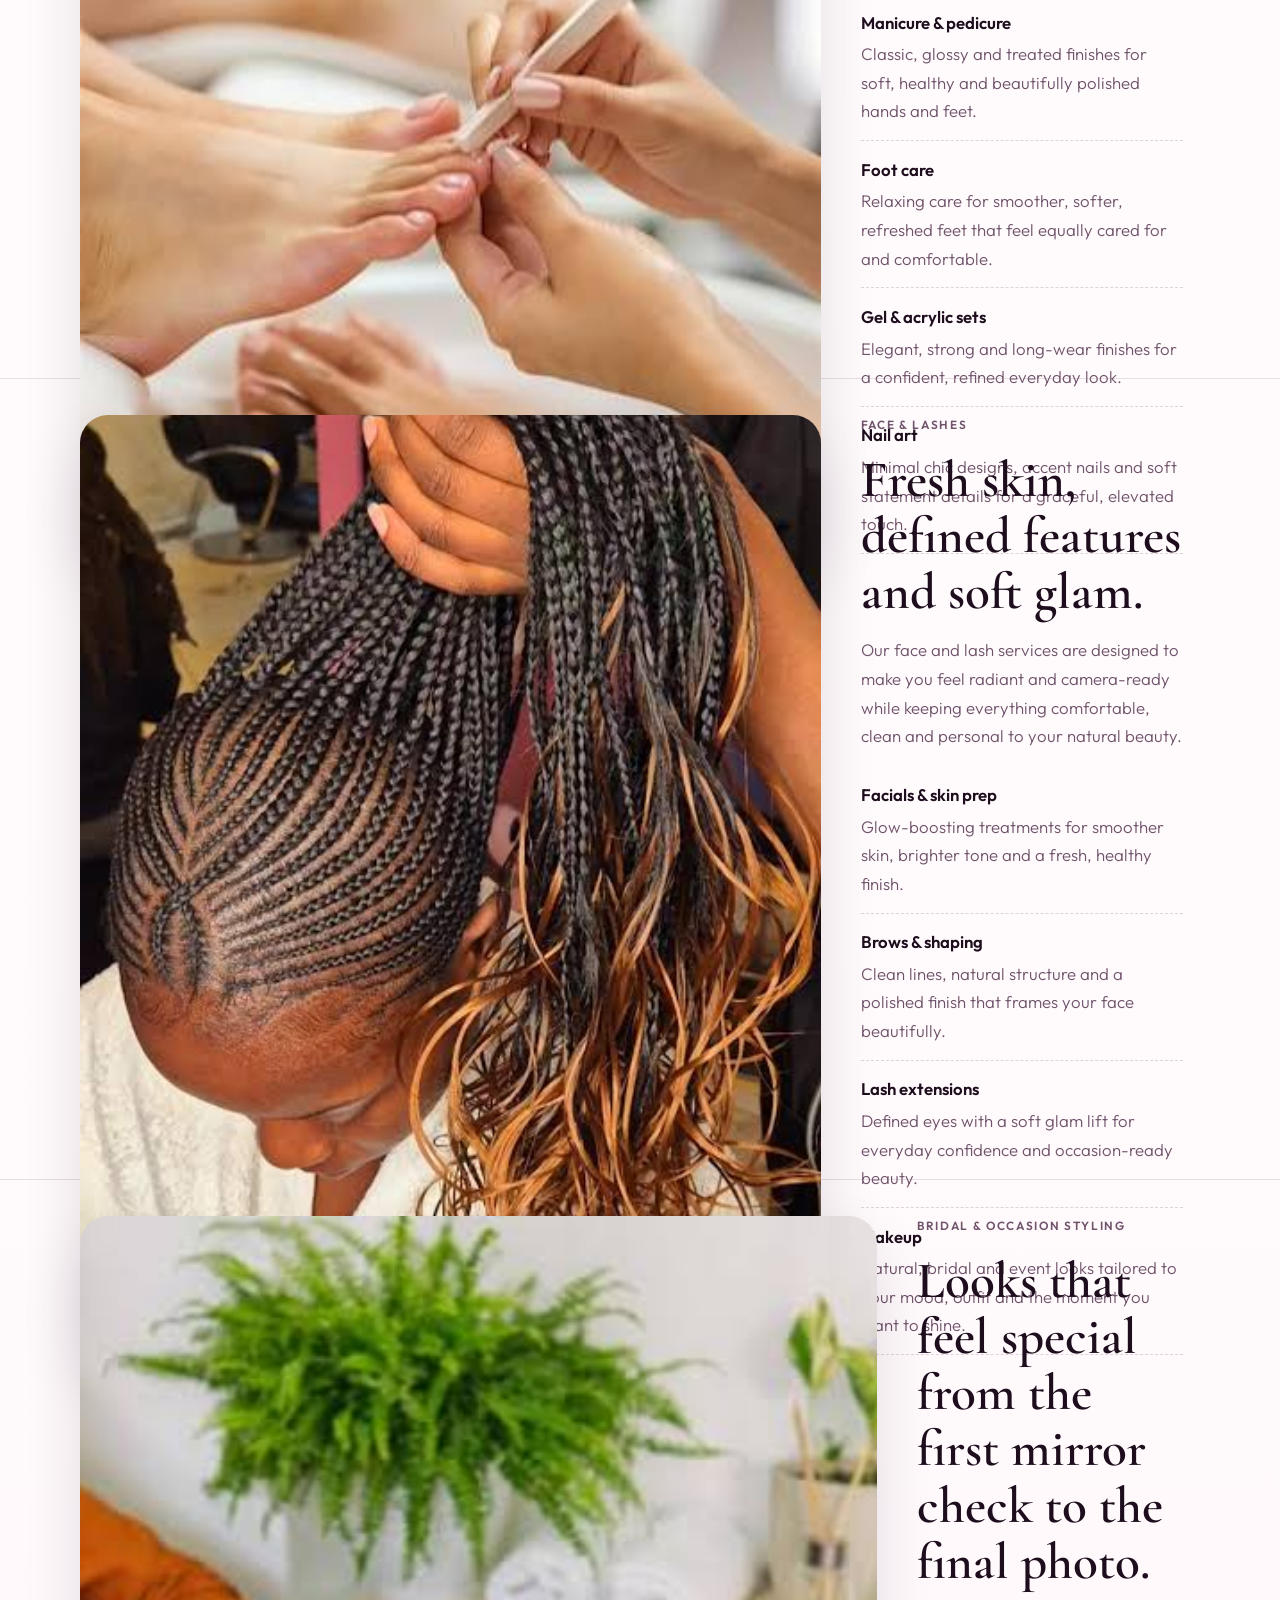
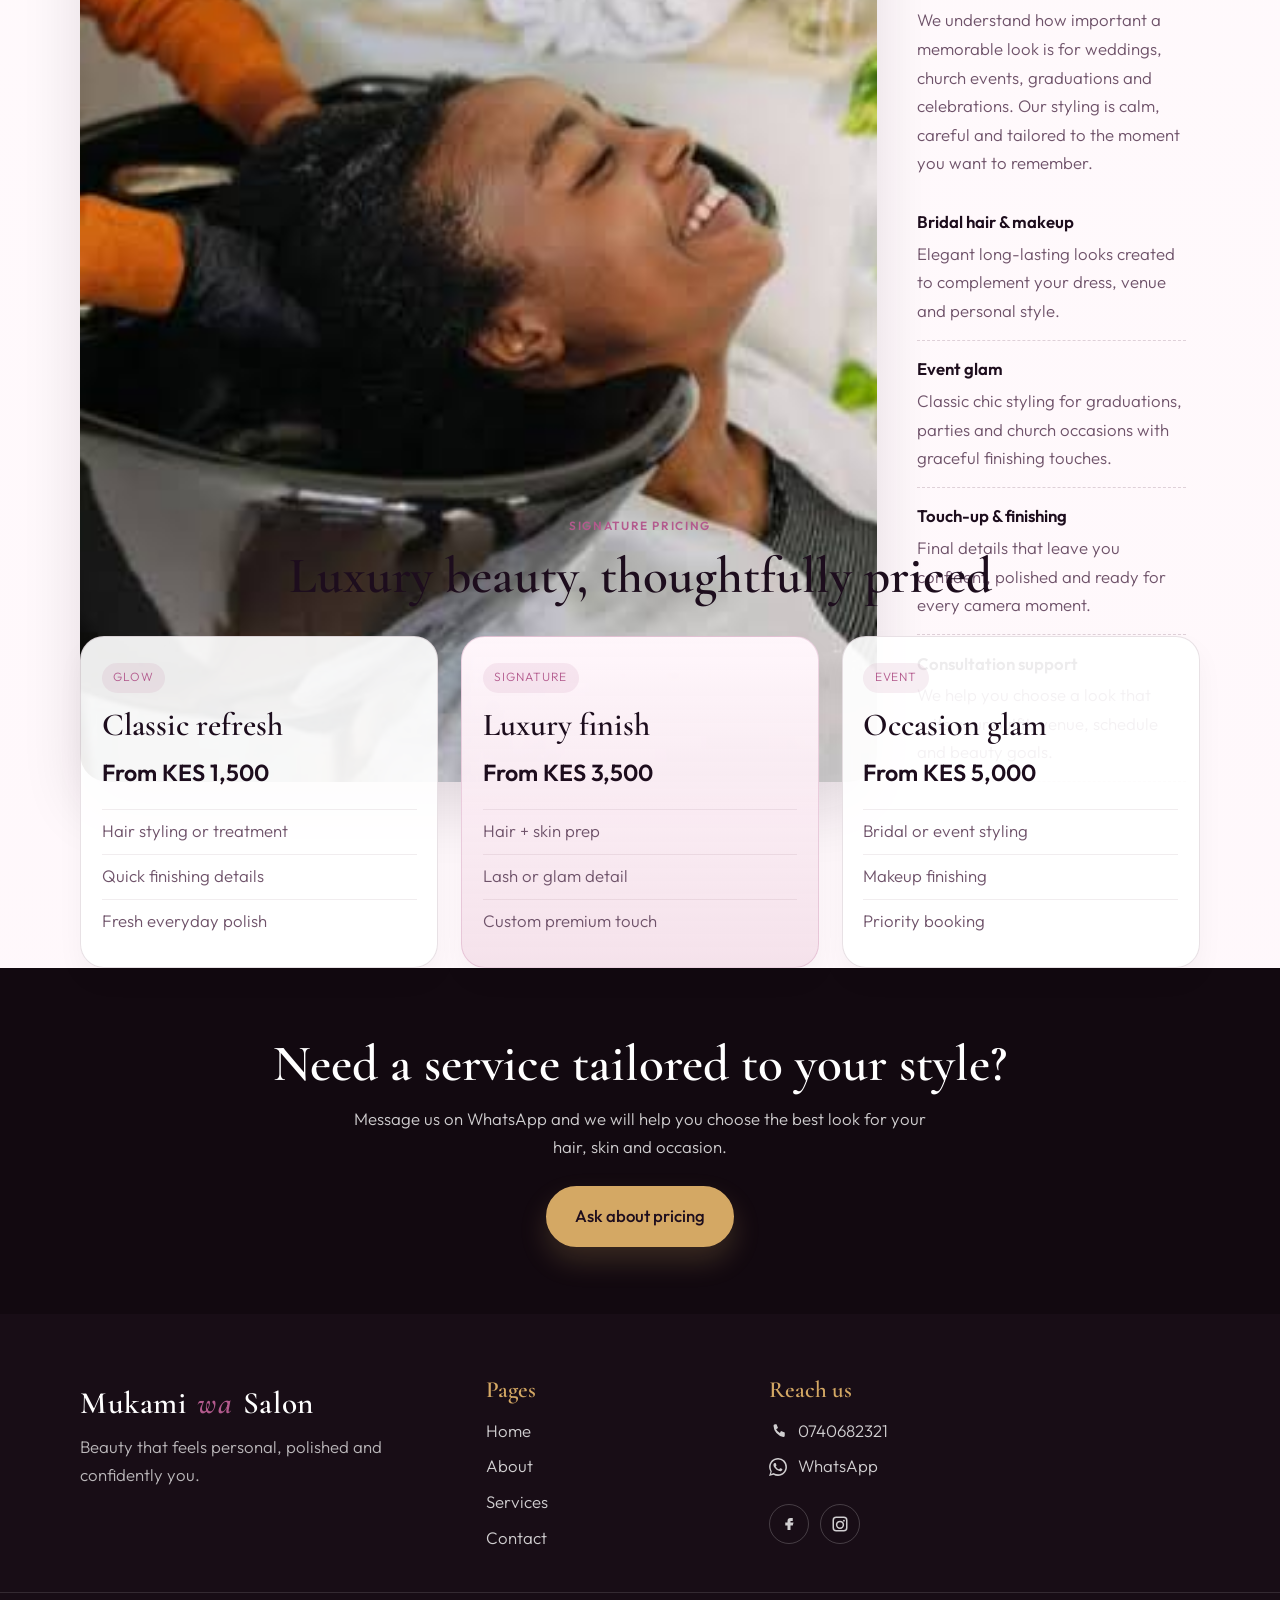
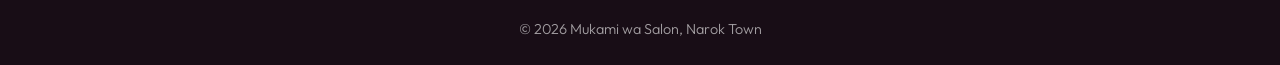
<file: services.html>
<!DOCTYPE html>
<html lang="en">
  <head>
    <meta charset="utf-8" />
    <meta name="viewport" content="width=device-width,initial-scale=1" />
    <title>Services | Mukami wa Salon, Narok</title>
    <meta
      name="description"
      content="Mukami wa Salon in Narok Town: luxury hair styling, braids, nails, facials, makeup and lashes."
    />
    <link rel="preconnect" href="https://fonts.googleapis.com" />
    <link rel="preconnect" href="https://fonts.gstatic.com" crossorigin />
    <link
      href="https://fonts.googleapis.com/css2?family=Cormorant+Garamond:wght@500;600;700&family=Outfit:wght@300;400;500;600;700&display=swap"
      rel="stylesheet"
    />
    <link rel="stylesheet" href="style.css" />
  </head>
  <body>
    <header>
      <div class="wrap hd">
        <a class="logo" href="index.html">Mukami <i>wa</i> Salon</a>
        <nav>
          <a href="index.html">Home</a>
          <a href="about.html">About</a>
          <a href="services.html" class="on">Services</a>
          <a href="contact.html">Contact</a>
        </nav>
      </div>
    </header>

    <main>
      <section class="sec top">
        <div class="wrap page-head">
          <p class="section-kicker">Our salon menu</p>
          <h1 class="h2">Beauty services designed around you.</h1>
          <p class="lead">
            Thoughtful styling, polished finishing and premium care that keep your look fresh for work, church, celebrations and everyday confidence.
          </p>
        </div>
      </section>

      <section class="sv" id="hair">
        <div class="wrap two">
          <div>
            <p class="section-kicker">Hair studio</p>
            <h2>Hair that looks effortless and lasts beautifully.</h2>
            <p>
              We create styles that fit your face, your lifestyle and your routine. From soft everyday shine to statement looks for special occasions, our hair services are built around healthy prep and long-lasting elegance.
            </p>
            <ul class="sl">
              <li><b>Hair treatments</b><span>Deep conditioning, scalp care and repair to keep your hair healthy, silky and strong.</span></li>
              <li><b>Silk press & styling</b><span>Smooth, glossy finish for events, workdays and photo moments with a polished, sleek look.</span></li>
              <li><b>Box braids & crochet styles</b><span>Protective styling with neat finishing and versatile wear that feels light, chic and easy to maintain.</span></li>
              <li><b>Weaves & extensions</b><span>Natural blending, custom styling and long-wear maintenance for fuller volume and soft movement.</span></li>
            </ul>
          </div>
          <div class="sq ph hair-photo" aria-label="Hair styling service"></div>
        </div>
      </section>

      <section class="sv" id="nails">
        <div class="wrap two">
          <div class="sq ph nails-photo" aria-label="Nail care service"></div>
          <div>
            <p class="section-kicker">Nails & self-care</p>
            <h2>Polished details from fingertips to toes.</h2>
            <p>
              Our nail services combine beauty with comfort, using neat finishing, quality products and careful attention to detail so every look feels elevated, refined and long-lasting.
            </p>
            <ul class="sl">
              <li><b>Manicure & pedicure</b><span>Classic, glossy and treated finishes for soft, healthy and beautifully polished hands and feet.</span></li>
              <li><b>Foot care</b><span>Relaxing care for smoother, softer, refreshed feet that feel equally cared for and comfortable.</span></li>
              <li><b>Gel & acrylic sets</b><span>Elegant, strong and long-wear finishes for a confident, refined everyday look.</span></li>
              <li><b>Nail art</b><span>Minimal chic designs, accent nails and soft statement details for a graceful, elevated touch.</span></li>
            </ul>
          </div>
        </div>
      </section>

      <section class="sv" id="face">
        <div class="wrap two">
          <div>
            <p class="section-kicker">Face & lashes</p>
            <h2>Fresh skin, defined features and soft glam.</h2>
            <p>
              Our face and lash services are designed to make you feel radiant and camera-ready while keeping everything comfortable, clean and personal to your natural beauty.
            </p>
            <ul class="sl">
              <li><b>Facials & skin prep</b><span>Glow-boosting treatments for smoother skin, brighter tone and a fresh, healthy finish.</span></li>
              <li><b>Brows & shaping</b><span>Clean lines, natural structure and a polished finish that frames your face beautifully.</span></li>
              <li><b>Lash extensions</b><span>Defined eyes with a soft glam lift for everyday confidence and occasion-ready beauty.</span></li>
              <li><b>Makeup</b><span>Natural, bridal and event looks tailored to your mood, outfit and the moment you want to shine.</span></li>
            </ul>
          </div>
          <div class="sq ph face-photo" aria-label="Face and lashes service"></div>
        </div>
      </section>

      <section class="sv" id="bridal">
        <div class="wrap two">
          <div class="sq ph bridal-photo" aria-label="Bridal and event styling"></div>
          <div>
            <p class="section-kicker">Bridal & occasion styling</p>
            <h2>Looks that feel special from the first mirror check to the final photo.</h2>
            <p>
              We understand how important a memorable look is for weddings, church events, graduations and celebrations. Our styling is calm, careful and tailored to the moment you want to remember.
            </p>
            <ul class="sl">
              <li><b>Bridal hair & makeup</b><span>Elegant long-lasting looks created to complement your dress, venue and personal style.</span></li>
              <li><b>Event glam</b><span>Classic chic styling for graduations, parties and church occasions with graceful finishing touches.</span></li>
              <li><b>Touch-up & finishing</b><span>Final details that leave you confident, polished and ready for every camera moment.</span></li>
              <li><b>Consultation support</b><span>We help you choose a look that suits your outfit, venue, schedule and beauty goals.</span></li>
            </ul>
          </div>
        </div>
      </section>

      <section class="pricing-preview service-pricing">
        <div class="wrap">
          <div class="section-head center-head">
            <p class="section-kicker">Signature pricing</p>
            <h2>Luxury beauty, thoughtfully priced</h2>
          </div>
          <div class="pricing-grid">
            <article class="price-card">
              <span class="plan-tag">Glow</span>
              <h3>Classic refresh</h3>
              <div class="price">From KES 1,500</div>
              <ul>
                <li>Hair styling or treatment</li>
                <li>Quick finishing details</li>
                <li>Fresh everyday polish</li>
              </ul>
            </article>
            <article class="price-card featured">
              <span class="plan-tag">Signature</span>
              <h3>Luxury finish</h3>
              <div class="price">From KES 3,500</div>
              <ul>
                <li>Hair + skin prep</li>
                <li>Lash or glam detail</li>
                <li>Custom premium touch</li>
              </ul>
            </article>
            <article class="price-card">
              <span class="plan-tag">Event</span>
              <h3>Occasion glam</h3>
              <div class="price">From KES 5,000</div>
              <ul>
                <li>Bridal or event styling</li>
                <li>Makeup finishing</li>
                <li>Priority booking</li>
              </ul>
            </article>
          </div>
        </div>
      </section>

      <section class="band slim-band">
        <div class="wrap">
          <h2>Need a service tailored to your style?</h2>
          <p>Message us on WhatsApp and we will help you choose the best look for your hair, skin and occasion.</p>
          <a class="btn btn-gold" href="https://wa.me/254740682321?text=Hello%20Mukami%20wa%20Salon%2C%20I%27d%20like%20to%20book%20an%20appointment." target="_blank" rel="noopener">Ask about pricing</a>
        </div>
      </section>
    </main>

    <footer>
      <div class="wrap fg">
        <div>
          <a class="logo" href="index.html">Mukami <i>wa</i> Salon</a>
          <p>Beauty that feels personal, polished and confidently you.</p>
        </div>

        <div>
          <h4>Pages</h4>
          <a href="index.html">Home</a>
          <a href="about.html">About</a>
          <a href="services.html" class="on">Services</a>
          <a href="contact.html">Contact</a>
        </div>

        <div>
          <h4>Reach us</h4>
          <a href="tel:0740682321"><svg viewBox="0 0 24 24" fill="currentColor" aria-hidden="true"><path d="M6 3h4l2 5-2.5 1.5a11 11 0 0 0 5 5L16 12l5 2v4a2 2 0 0 1-2 2A16 16 0 0 1 6 5a2 2 0 0 1 2-2z"/></svg>0740682321</a>
          <a href="https://wa.me/254740682321" target="_blank" rel="noopener"><svg viewBox="0 0 24 24" fill="currentColor" aria-hidden="true"><path d="M20.52 3.48A11.86 11.86 0 0 0 12.06 0C5.46 0 .1 5.35.1 11.95a11.9 11.9 0 0 0 1.92 6.31L0 24l6.02-1.82a11.93 11.93 0 0 0 5.98 1.82h.01c6.6 0 11.96-5.35 11.96-11.95 0-3.2-1.25-6.22-3.45-8.57zM12.06 21.8c-1.9 0-3.78-.51-5.42-1.48l-.39-.23-3.57 1.08 1.05-3.48-.26-.39A9.8 9.8 0 0 1 2.2 11.95c0-5.43 4.43-9.86 9.86-9.86 2.63 0 5.1 1.02 6.97 2.88a9.8 9.8 0 0 1 2.88 6.98c0 5.43-4.43 9.86-9.86 9.86zm5.41-7.18c-.3-.15-1.76-.87-2.04-.97-.27-.1-.47-.15-.67.15-.2.3-.76.97-.94 1.17-.17.2-.35.22-.65.08-.3-.15-1.28-.47-2.44-1.5-.9-.8-1.52-1.79-1.69-2.09-.18-.3-.02-.46.13-.6.13-.13.3-.35.45-.52.15-.17.2-.29.3-.49.1-.2.05-.38-.02-.52-.08-.15-.67-1.62-.92-2.22-.24-.58-.49-.5-.67-.51l-.57-.01c-.2 0-.52.08-.79.37-.27.3-1.02 1-1.02 2.44 0 1.44 1.04 2.83 1.19 3.03.15.2 2.05 3.13 4.97 4.39.7.3 1.24.48 1.67.61.7.22 1.34.19 1.84.12.57-.08 1.76-.72 2.01-1.42.25-.7.25-1.31.17-1.43-.08-.12-.27-.2-.57-.35z"/></svg>WhatsApp</a>
          <div class="soc">
            <a href="#" aria-label="Facebook"><svg viewBox="0 0 24 24" fill="currentColor" aria-hidden="true"><path d="M14 8h3V4h-3a4 4 0 0 0-4 4v2H7v4h3v6h4v-6h3l1-4h-4V8z"/></svg></a>
            <a href="#" aria-label="Instagram"><svg viewBox="0 0 24 24" fill="currentColor" aria-hidden="true"><path d="M7 2h10a5 5 0 0 1 5 5v10a5 5 0 0 1-5 5H7a5 5 0 0 1-5-5V7a5 5 0 0 1 5-5zm0 2a3 3 0 0 0-3 3v10a3 3 0 0 0 3 3h10a3 3 0 0 0 3-3V7a3 3 0 0 0-3-3H7zm5 3.5A5.5 5.5 0 1 1 6.5 13 5.5 5.5 0 0 1 12 7.5zm0 2A3.5 3.5 0 1 0 15.5 13 3.5 3.5 0 0 0 12 9.5zm5.25-3.25a1.25 1.25 0 1 1-1.25 1.25 1.25 1.25 0 0 1 1.25-1.25z"/></svg></a>
          </div>
        </div>
      </div>
      <div class="copy">&copy; 2026 Mukami wa Salon, Narok Town</div>
    </footer>

    <a class="wa" href="https://wa.me/254740682321?text=Hello%20Mukami%20wa%20Salon%2C%20I%27d%20like%20to%20book%20an%20appointment." target="_blank" rel="noopener" aria-label="Chat on WhatsApp">
      <svg viewBox="0 0 24 24" fill="currentColor" aria-hidden="true"><path d="M20.52 3.48A11.86 11.86 0 0 0 12.06 0C5.46 0 .1 5.35.1 11.95a11.9 11.9 0 0 0 1.92 6.31L0 24l6.02-1.82a11.93 11.93 0 0 0 5.98 1.82h.01c6.6 0 11.96-5.35 11.96-11.95 0-3.2-1.25-6.22-3.45-8.57zM12.06 21.8c-1.9 0-3.78-.51-5.42-1.48l-.39-.23-3.57 1.08 1.05-3.48-.26-.39A9.8 9.8 0 0 1 2.2 11.95c0-5.43 4.43-9.86 9.86-9.86 2.63 0 5.1 1.02 6.97 2.88a9.8 9.8 0 0 1 2.88 6.98c0 5.43-4.43 9.86-9.86 9.86zm5.41-7.18c-.3-.15-1.76-.87-2.04-.97-.27-.1-.47-.15-.67.15-.2.3-.76.97-.94 1.17-.17.2-.35.22-.65.08-.3-.15-1.28-.47-2.44-1.5-.9-.8-1.52-1.79-1.69-2.09-.18-.3-.02-.46.13-.6.13-.13.3-.35.45-.52.15-.17.2-.29.3-.49.1-.2.05-.38-.02-.52-.08-.15-.67-1.62-.92-2.22-.24-.58-.49-.5-.67-.51l-.57-.01c-.2 0-.52.08-.79.37-.27.3-1.02 1-1.02 2.44 0 1.44 1.04 2.83 1.19 3.03.15.2 2.05 3.13 4.97 4.39.7.3 1.24.48 1.67.61.7.22 1.34.19 1.84.12.57-.08 1.76-.72 2.01-1.42.25-.7.25-1.31.17-1.43-.08-.12-.27-.2-.57-.35z"/></svg>
    </a>
  </body>
</html>
</file>
<file: style.css>
:root {
  --ink: #1d0d1d;
  --ink-soft: #3d2136;
  --plt: #f4dfe9;
  --rose: #d789b5;
  --rose-deep: #b35a8d;
  --blush: #fff6fb;
  --gold: #d4a864;
  --gold-soft: #f2e2b8;
  --w: #fffdfd;
  --mut: #6f536a;
  --line: rgba(79, 28, 55, 0.13);
  --shadow: 0 28px 60px rgba(29, 13, 29, 0.12);
  --bg: #120910;
}

* { box-sizing: border-box; margin: 0; }
html { scroll-behavior: smooth; }
body {
  font: 300 1.05rem/1.7 "Outfit", sans-serif;
  color: var(--ink);
  background:
    radial-gradient(circle at top left, rgba(212, 168, 100, 0.12), transparent 30%),
    linear-gradient(180deg, #fffdfd 0%, #fff7fb 100%);
}

img { max-width: 100%; display: block; }
a { color: inherit; }

.wrap {
  max-width: 1160px;
  margin: 0 auto;
  padding: 0 1.25rem;
}

h1, h2, h3, h4, .logo {
  font-family: "Cormorant Garamond", serif;
  font-weight: 600;
  line-height: 1.1;
}

.logo {
  font-size: 1.95rem;
  color: var(--ink);
  text-decoration: none;
  letter-spacing: 0.02em;
}
.logo i { color: var(--rose-deep); }

header {
  position: sticky;
  top: 0;
  z-index: 30;
  background: rgba(255, 253, 253, 0.82);
  backdrop-filter: blur(12px);
  border-bottom: 1px solid var(--line);
}

.hd {
  display: flex;
  justify-content: space-between;
  align-items: center;
  padding: 0.9rem 1.25rem;
  flex-wrap: wrap;
  gap: 0.8rem;
}

nav {
  display: flex;
  align-items: center;
  gap: 1.5rem;
  flex-wrap: wrap;
}
nav a {
  text-decoration: none;
  color: var(--ink-soft);
  padding: 0.35rem 0;
  border-bottom: 2px solid transparent;
  transition: color 0.2s ease, border-color 0.2s ease;
}
nav a:hover, nav a.on {
  border-color: var(--rose-deep);
  color: var(--rose-deep);
}

h1 {
  font-size: clamp(3rem, 7vw, 5.2rem);
  margin-bottom: 1rem;
}
h1 i, .h2 i { color: var(--rose-deep); }

.h2, h2 {
  font-size: clamp(2.25rem, 4vw, 3.2rem);
  margin-bottom: 1rem;
}

.section-kicker, .eyebrow {
  text-transform: uppercase;
  letter-spacing: 0.14em;
  font-size: 0.74rem;
  color: var(--rose-deep);
  font-weight: 600;
  margin-bottom: 0.75rem;
}

.hero {
  background: linear-gradient(135deg, rgba(244, 223, 233, 0.85), rgba(18, 9, 16, 0.97));
  padding: 4.5rem 0 3.5rem;
}

.hg {
  display: grid;
  grid-template-columns: 1.1fr 0.9fr;
  gap: 3rem;
  align-items: center;
}

.hero-copy p {
  max-width: 34rem;
  color: rgba(255,255,255,0.8);
  margin-bottom: 1.5rem;
}

.cta-row {
  display: flex;
  align-items: center;
  gap: 0.8rem;
  flex-wrap: wrap;
  margin-bottom: 2rem;
}

.btn {
  display: inline-block;
  background: var(--rose-deep);
  color: #fff;
  padding: 0.9rem 1.7rem;
  border-radius: 999px;
  text-decoration: none;
  font-weight: 500;
  border: 2px solid var(--rose-deep);
  transition: transform 0.2s ease, box-shadow 0.2s ease, background 0.2s ease;
  box-shadow: 0 14px 28px rgba(179, 90, 141, 0.28);
}
.btn:hover {
  transform: translateY(-1px);
  background: var(--ink);
  border-color: var(--ink);
}
.btn-ghost {
  background: transparent;
  color: #fff;
  border-color: rgba(255,255,255,0.7);
  box-shadow: none;
}
.btn-ghost:hover {
  background: rgba(255,255,255,0.08);
  color: #fff;
}
.btn-gold {
  background: var(--gold);
  border-color: var(--gold);
  color: var(--ink);
  box-shadow: 0 14px 28px rgba(212, 168, 100, 0.2);
}
.btn-gold:hover {
  background: #c89640;
  border-color: #c89640;
  color: #fff;
}

.mini-stats {
  list-style: none;
  display: grid;
  grid-template-columns: repeat(3, minmax(0, 1fr));
  gap: 1rem;
  max-width: 38rem;
}
.mini-stats li {
  background: rgba(255,255,255,0.08);
  border: 1px solid rgba(255,255,255,0.12);
  border-radius: 18px;
  padding: 1rem 0.9rem;
}
.mini-stats strong {
  display: block;
  font-size: 1.25rem;
  color: #fff;
}
.mini-stats span {
  color: rgba(255,255,255,0.7);
  font-size: 0.82rem;
}

.arch {
  position: relative;
  max-width: 410px;
  width: 100%;
  justify-self: center;
  overflow: hidden;
  border-radius: 50px 50px 20px 20px;
  background: rgba(255,255,255,0.06);
  border: 10px solid rgba(255,255,255,0.26);
  box-shadow: var(--shadow);
}

.ph {
  background: var(--img) center/cover no-repeat, linear-gradient(160deg, #c46aa8, #7a2a6c 60%, #2a1230);
  width: 100%;
  min-height: 100%;
}
.hero-photo {
  aspect-ratio: 3 / 4;
  --img: url("images/hero.jpg");
}

.sec {
  padding: 5rem 0 0;
}
.sec > .wrap > h2 {
  text-align: center;
}

.cards {
  display: grid;
  grid-template-columns: repeat(3, minmax(0, 1fr));
  gap: 1.7rem;
  margin-top: 2rem;
}

.card {
  display: block;
  text-decoration: none;
  border-radius: 26px 26px 12px 12px;
  overflow: hidden;
  background: rgba(255,255,255,0.92);
  border: 1px solid var(--line);
  box-shadow: 0 12px 32px rgba(29, 13, 29, 0.05);
  transition: transform 0.25s ease, box-shadow 0.25s ease;
}
.card:hover {
  transform: translateY(-5px);
  box-shadow: 0 18px 42px rgba(29, 13, 29, 0.08);
}
.card-photo {
  aspect-ratio: 4 / 3;
}
.hair-photo { --img: url("images/hair.jpg"); }
.nails-photo { --img: url("images/nails.jpg"); }
.face-photo { --img: url("images/face.jpg"); }
.bridal-photo { --img: url("images/image 1.jpg"); }
.gallery-one { --img: url("images/image 1.jpg"); }
.gallery-two { --img: url("images/image 2.jpg"); }
.gallery-three { --img: url("images/image 3.jpg"); }
.gallery-four { --img: url("images/image 4.jpg"); }
.gallery-five { --img: url("images/image 5.jpg"); }

.card-body {
  padding: 1.4rem 1.2rem 1.5rem;
}
.card h3 {
  font-size: 2.1rem;
  margin-bottom: 0.35rem;
}
.card p {
  color: var(--mut);
}

.luxury-panel {
  padding: 5rem 0 1rem;
}
.benefit-wrap {
  display: grid;
  grid-template-columns: 0.9fr 1.1fr;
  gap: 2.2rem;
  align-items: center;
}
.benefit-copy p { color: var(--mut); }
.feature-grid {
  display: grid;
  grid-template-columns: repeat(3, minmax(0, 1fr));
  gap: 1rem;
}
.feature-grid article {
  background: rgba(255,255,255,0.92);
  border: 1px solid var(--line);
  border-radius: 22px;
  padding: 1.4rem 1.2rem;
  box-shadow: 0 10px 24px rgba(29, 13, 29, 0.05);
}
.feature-icon {
  display: inline-flex;
  width: 2.2rem;
  height: 2.2rem;
  border-radius: 50%;
  align-items: center;
  justify-content: center;
  margin-bottom: 0.8rem;
  background: rgba(179, 90, 141, 0.12);
  color: var(--rose-deep);
  font-size: 0.72rem;
  font-weight: 600;
}
.feature-grid h3 {
  font-size: 1.75rem;
  margin-bottom: 0.35rem;
}
.feature-grid p {
  color: var(--mut);
  font-size: 0.95rem;
}

.gallery-section,
.testimonials,
.pricing-preview {
  padding: 5rem 0 0;
}
.section-head {
  margin-bottom: 2rem;
}
.center-head { text-align: center; }
.gallery-grid {
  display: grid;
  grid-template-columns: 1.2fr 1fr 1fr;
  gap: 1rem;
}
.gallery-item {
  overflow: hidden;
  border-radius: 24px;
  min-height: 250px;
  box-shadow: var(--shadow);
}
.gallery-item.tall {
  grid-row: span 2;
  min-height: 520px;
}
.gallery-item.wide {
  grid-column: span 2;
}
.gallery-photo {
  width: 100%;
  height: 100%;
  min-height: 100%;
}

.testimonial-grid,
.pricing-grid {
  display: grid;
  grid-template-columns: repeat(3, minmax(0, 1fr));
  gap: 1.4rem;
}
blockquote {
  background: rgba(255,255,255,0.88);
  border: 1px solid var(--line);
  border-radius: 26px;
  padding: 1.6rem 1.4rem;
  font-size: 1rem;
  color: var(--ink-soft);
  box-shadow: 0 10px 24px rgba(29, 13, 29, 0.04);
}
blockquote cite {
  display: block;
  margin-top: 1rem;
  color: var(--rose-deep);
  font-style: normal;
  font-weight: 600;
}

.price-card {
  background: rgba(255,255,255,0.92);
  border: 1px solid var(--line);
  border-radius: 24px;
  padding: 1.5rem 1.3rem;
  box-shadow: 0 12px 28px rgba(29, 13, 29, 0.04);
  position: relative;
}
.price-card.featured {
  background: linear-gradient(180deg, rgba(255,246,251,1), rgba(244,223,233,0.9));
  border-color: rgba(179, 90, 141, 0.22);
}
.plan-tag {
  display: inline-block;
  background: rgba(179, 90, 141, 0.1);
  color: var(--rose-deep);
  padding: 0.3rem 0.7rem;
  border-radius: 999px;
  font-size: 0.75rem;
  letter-spacing: 0.08em;
  text-transform: uppercase;
  margin-bottom: 0.9rem;
}
.price-card h3 {
  font-size: 2rem;
  margin-bottom: 0.7rem;
}
.price {
  font-size: 1.45rem;
  color: var(--ink);
  margin-bottom: 1rem;
  font-weight: 600;
}
.price-card ul {
  list-style: none;
  padding: 0;
  margin: 0;
  color: var(--mut);
}
.price-card li {
  padding: 0.48rem 0;
  border-top: 1px solid rgba(79, 28, 55, 0.08);
}

.band {
  background: var(--bg);
  color: #fff;
  margin-top: 4.5rem;
  padding: 4.2rem 0;
  text-align: center;
}
.band h2 { margin-bottom: 0.8rem; }
.band p {
  max-width: 38rem;
  margin: 0 auto 1.5rem;
  color: rgba(255,255,255,0.8);
}
.slim-band { margin-top: 0; }

footer {
  background: #180d16;
  color: rgba(255,255,255,0.8);
  padding-top: 4rem;
}
.fg {
  display: grid;
  grid-template-columns: 1.2fr 0.8fr 1.4fr;
  gap: 2.3rem;
}
footer .logo { color: #fff; }
footer p {
  max-width: 24rem;
  margin-top: 0.8rem;
  color: rgba(255,255,255,0.7);
}
footer h4 {
  color: var(--gold);
  font-size: 1.45rem;
  margin-bottom: 0.8rem;
}
footer a,
footer span {
  display: flex;
  gap: 0.65rem;
  align-items: center;
  color: rgba(255,255,255,0.8);
  text-decoration: none;
  margin: 0.45rem 0;
}
footer a:hover { color: var(--gold); }
footer svg {
  width: 18px;
  flex: none;
}
.soc {
  display: flex;
  gap: 0.7rem;
  margin-top: 1rem;
}
.soc a {
  width: 40px;
  height: 40px;
  border: 1px solid rgba(255,255,255,0.2);
  border-radius: 50%;
  justify-content: center;
}
.copy {
  text-align: center;
  padding: 1.5rem 0;
  margin-top: 2rem;
  border-top: 1px solid rgba(255,255,255,0.12);
  color: rgba(255,255,255,0.6);
  font-size: 0.9rem;
}

.wa {
  position: fixed;
  right: 18px;
  bottom: 18px;
  width: 58px;
  height: 58px;
  border-radius: 50%;
  background: #25d366;
  color: #fff;
  display: grid;
  place-items: center;
  box-shadow: 0 8px 20px rgba(37, 211, 102, 0.35);
  z-index: 40;
}
.wa svg { width: 26px; height: 26px; }

.page-head {
  text-align: center;
  max-width: 760px;
}
.lead {
  color: var(--mut);
  margin: 0 auto;
  max-width: 46rem;
  font-size: 1.08rem;
}

.top { padding-top: 3.5rem; }

.sv {
  padding: 2.3rem 0 1.4rem;
  border-top: 1px solid var(--line);
}
.sv:nth-of-type(even) .two > div:last-child {
  order: -1;
}
.two {
  display: grid;
  grid-template-columns: 1.05fr 0.95fr;
  gap: 2.5rem;
  align-items: center;
}
.two p {
  margin-bottom: 1rem;
  color: var(--mut);
}
.sq {
  aspect-ratio: 1;
  border-radius: 28px;
  box-shadow: var(--shadow);
}
.sl {
  list-style: none;
  padding: 0;
  margin: 0;
}
.sl li {
  padding: 0.9rem 0;
  border-bottom: 1px dashed rgba(79, 28, 55, 0.18);
}
.sl b {
  display: block;
  font-weight: 600;
  color: var(--ink);
  margin-bottom: 0.2rem;
}
.sl span {
  color: var(--mut);
}

input, select, textarea {
  font: inherit;
  padding: 0.8rem 0.9rem;
  border: 1px solid #e7d5df;
  border-radius: 12px;
  background: rgba(255,255,255,0.9);
}

@media (max-width: 960px) {
  .hg,
  .two,
  .benefit-wrap,
  .fg,
  .cards,
  .testimonial-grid,
  .pricing-grid,
  .feature-grid,
  .gallery-grid {
    grid-template-columns: 1fr;
  }
  .gallery-item.tall,
  .gallery-item.wide {
    grid-column: auto;
    grid-row: auto;
    min-height: 320px;
  }
  .feature-grid {
    max-width: 32rem;
  }
  .sv:nth-of-type(even) .two > div:last-child {
    order: 0;
  }
  .benefit-copy {
    text-align: center;
  }
  .gallery-section,
  .testimonials,
  .pricing-preview {
    padding-top: 4rem;
  }
}

@media (max-width: 620px) {
  nav {
    gap: 0.8rem 1rem;
  }
  nav a {
    margin: 0;
  }
  .hero {
    padding-top: 3.5rem;
  }
  .mini-stats {
    grid-template-columns: 1fr;
  }
  .band {
    padding: 3.2rem 0;
  }
  .wa {
    width: 52px;
    height: 52px;
    right: 14px;
    bottom: 14px;
  }
}

@media (prefers-reduced-motion: reduce) {
  * { transition: none !important; scroll-behavior: auto !important; }
}
</file>
